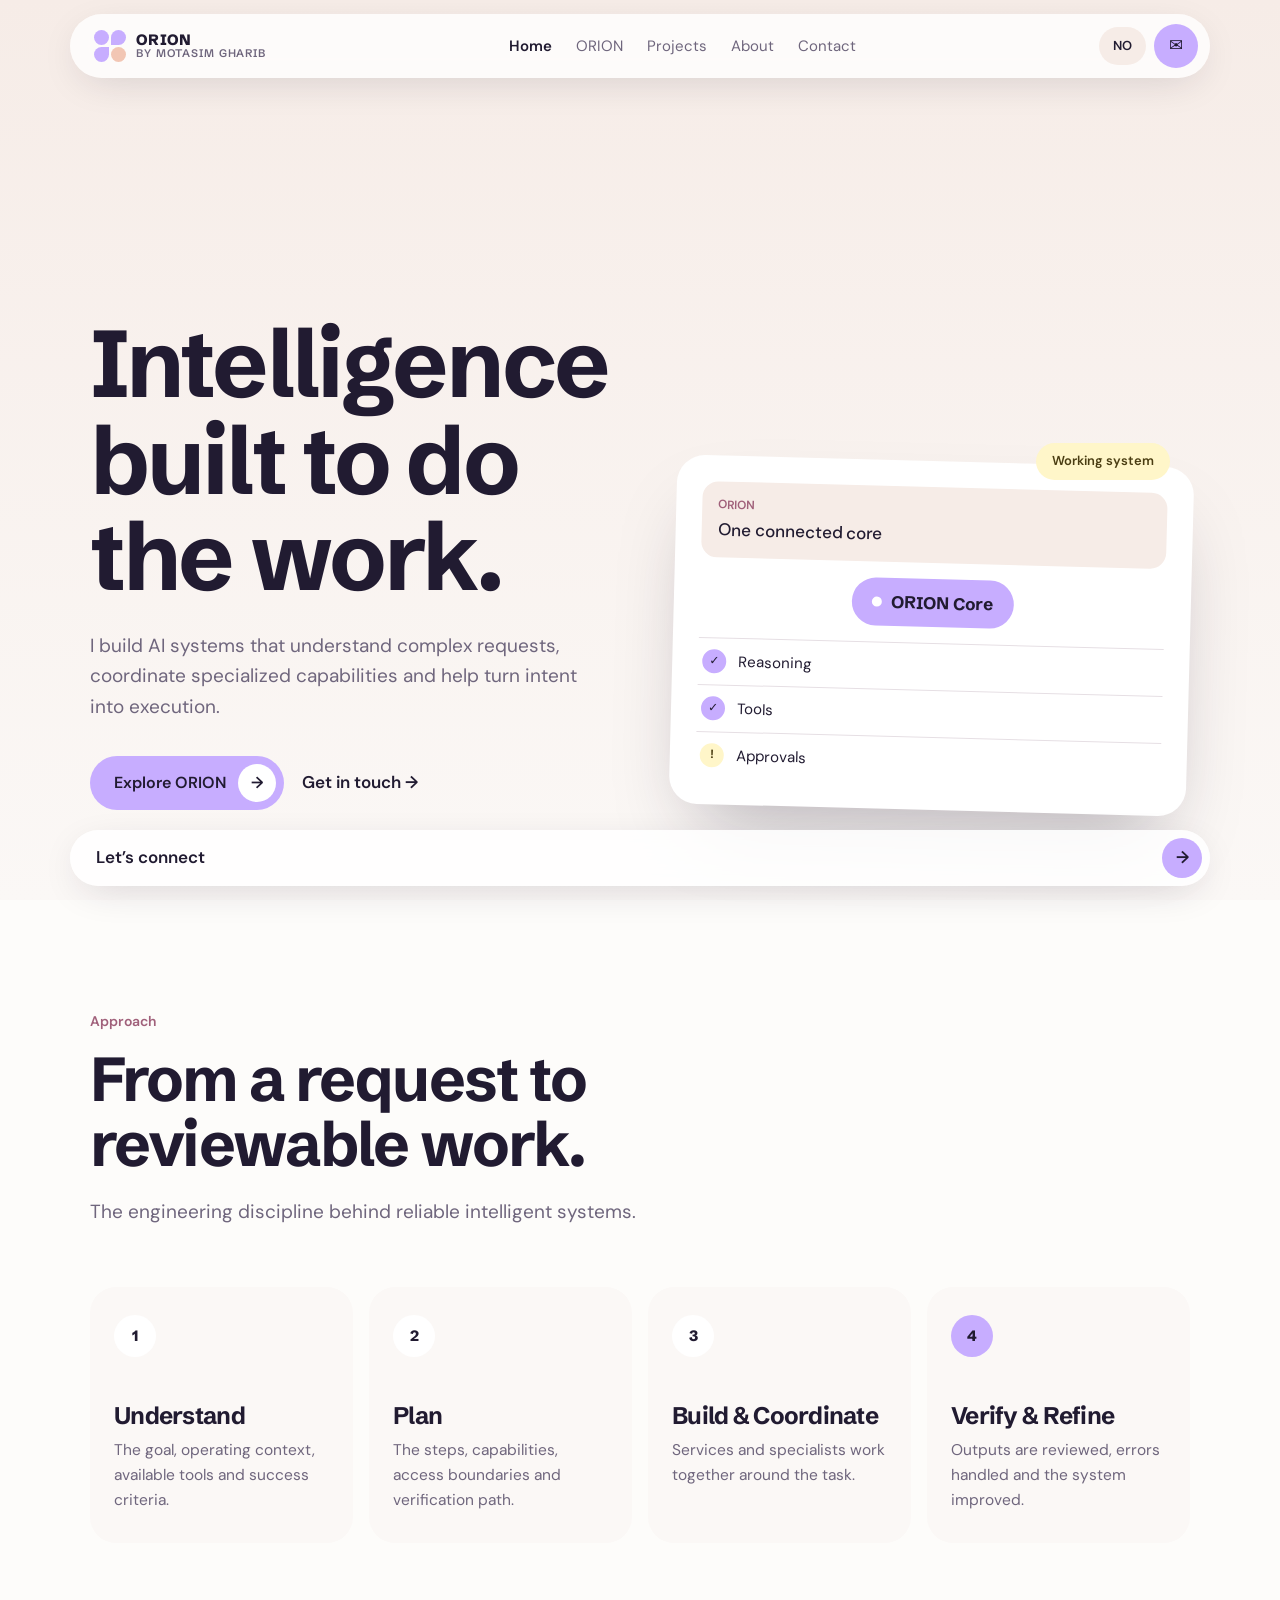
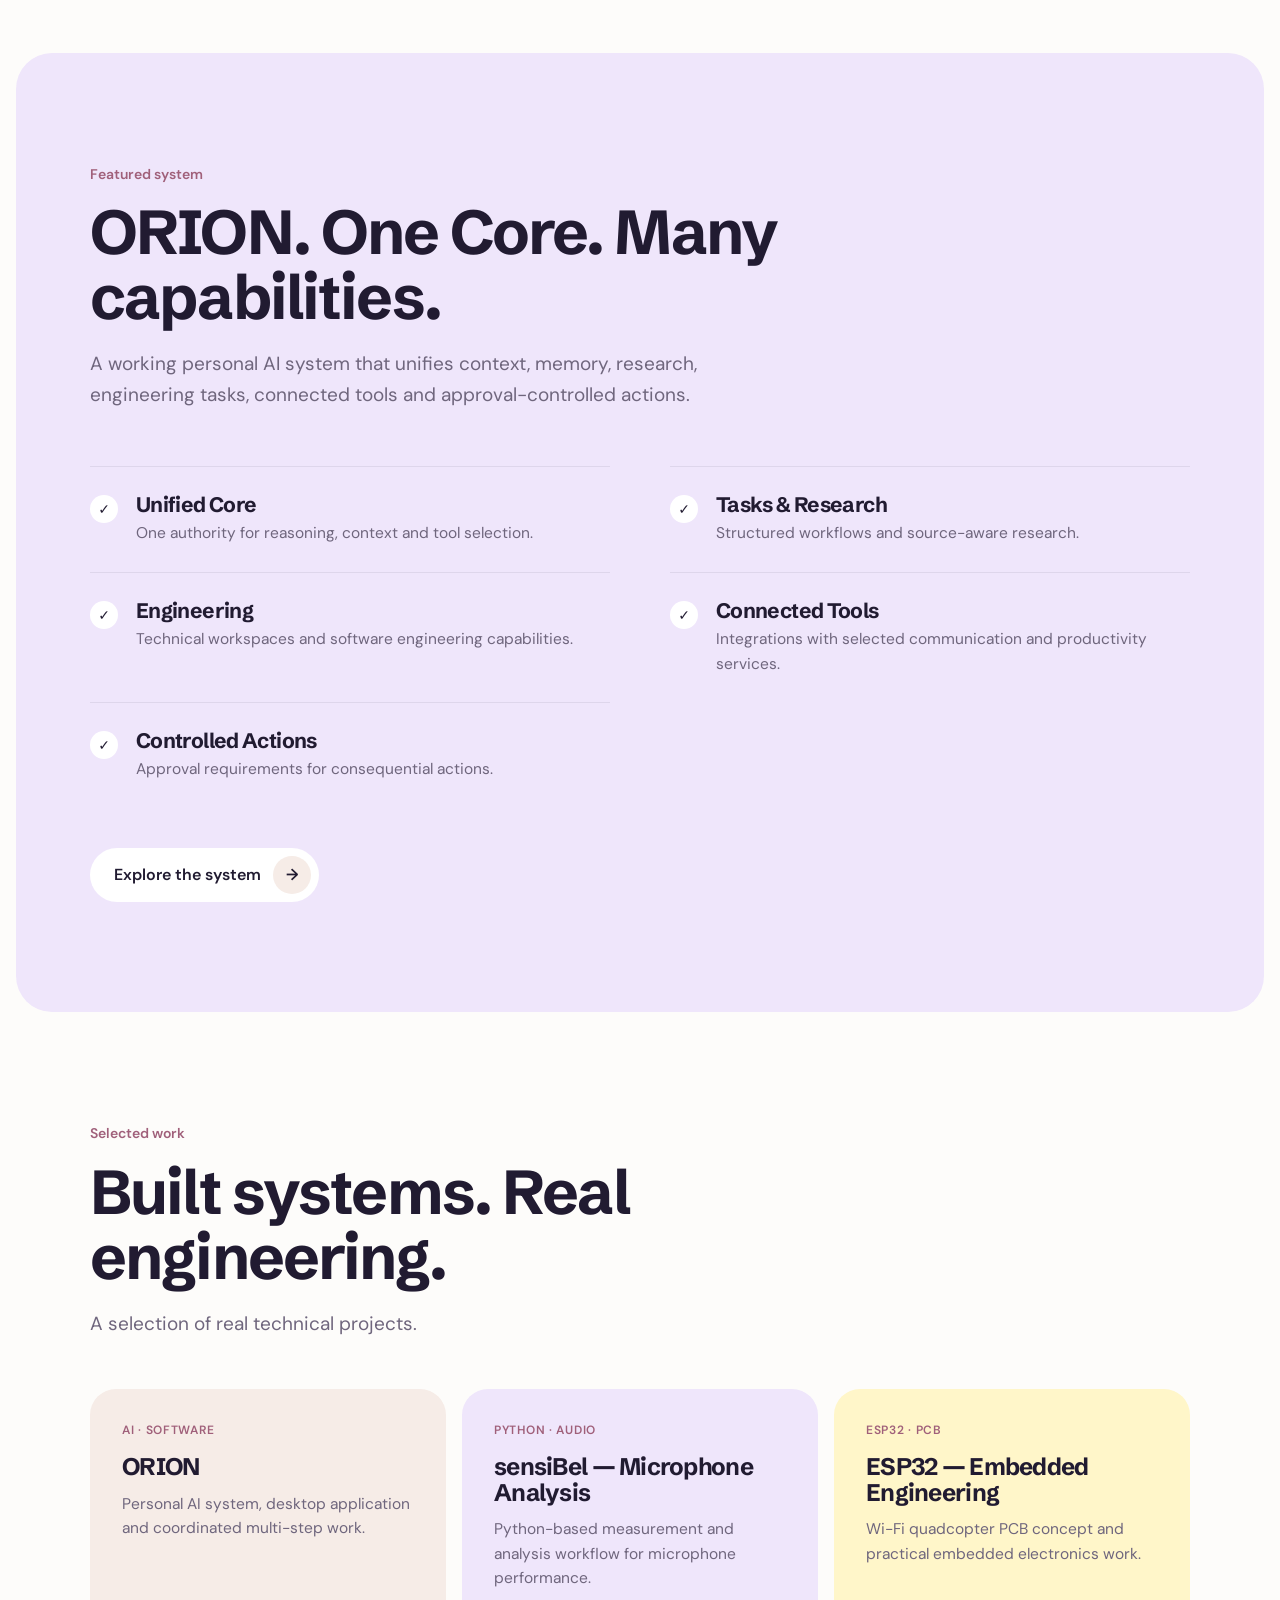
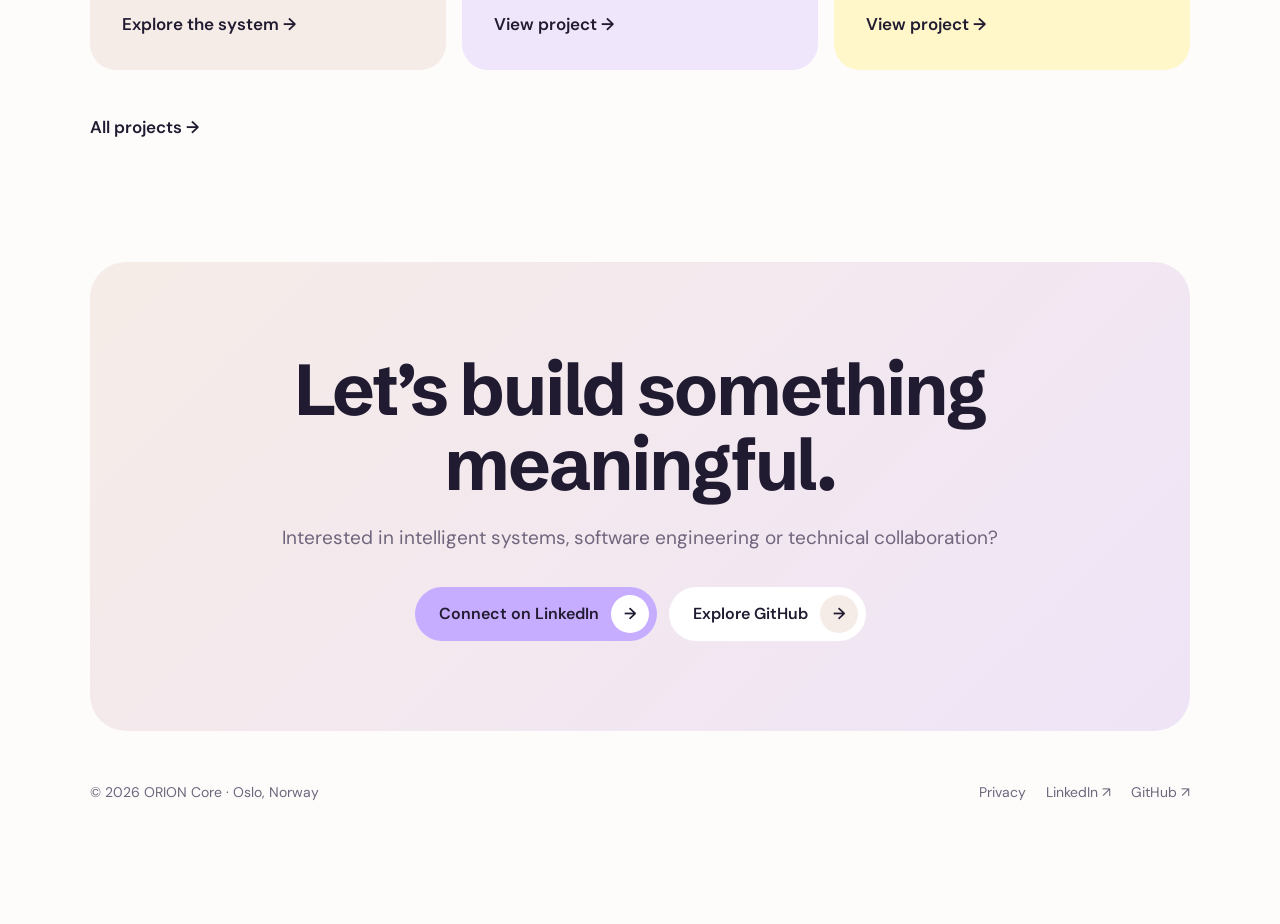
<file: index.html>
<!doctype html>
<html lang="en">
<head>
<meta charset="utf-8">
<meta name="viewport" content="width=device-width, initial-scale=1">
<meta name="description" content="I build AI systems that understand complex requests, coordinate specialized capabilities and help turn intent into execution.">
<title>ORION Core — Intelligence built to do the work</title>
<link rel="icon" type="image/svg+xml" href="assets/images/favicon.svg">
<link rel="preconnect" href="https://fonts.googleapis.com"><link rel="preconnect" href="https://fonts.gstatic.com" crossorigin>
<link href="https://fonts.googleapis.com/css2?family=DM+Sans:wght@400;500;600&family=Schibsted+Grotesk:wght@600;700;800&display=swap" rel="stylesheet">
<link rel="stylesheet" href="assets/css/site.css">
</head>
<body>
<a class="skip" href="#main">Skip to content</a>
<nav class="top" aria-label="Primary"><div class="pill">
  <a class="logo" href="index.html"><span class="mark" aria-hidden="true"><i></i><i></i><i></i><i></i></span><span>ORION<small>BY MOTASIM GHARIB</small></span></a>
  <ul class="links" id="nav-links"><li><a href="index.html" aria-current="page">Home</a></li><li><a href="orion/index.html">ORION</a></li><li><a href="projects/index.html">Projects</a></li><li><a href="about/index.html">About</a></li><li><a href="contact/index.html">Contact</a></li></ul>
  <div class="actions">
    <a class="lang" href="no/index.html" aria-label="Les på norsk">NO</a>
    <a class="round" href="contact/index.html" aria-label="Contact">✉</a>
    <button class="round menu" aria-expanded="false" aria-controls="nav-links" aria-label="Menu">☰</button>
  </div>
</div></nav>
<main id="main">
<header class="hero"><div class="wrap">
  <div>
    <h1 id="hl">Intelligence built to do the work.</h1>
    <p>I build AI systems that understand complex requests, coordinate specialized capabilities and help turn intent into execution.</p>
    <a class="btn main" href="orion/index.html">Explore ORION <span class="a">→</span></a><a class="link" href="contact/index.html">Get in touch →</a>
  </div>
  <div class="visual" aria-hidden="true">
    <span class="chip">Working system</span>
    <div class="board">
      <div class="in"><span class="lbl">ORION</span>One connected core</div>
      <div class="core"><span></span>ORION Core</div>
      <ul class="tasks"><li><i class="ok">✓</i>Reasoning</li><li><i class="ok">✓</i>Tools</li><li><i class="wait">!</i>Approvals</li></ul>
    </div>
  </div>
</div></header>
<section><div class="wrap">
  <div class="eyebrow rv">Approach</div>
  <h2 class="h2 rv">From a request to reviewable work.</h2>
  <p class="lead rv">The engineering discipline behind reliable intelligent systems.</p>
  <div class="steps"><div class="step rv"><div class="n">1</div><h3>Understand</h3><p>The goal, operating context, available tools and success criteria.</p></div><div class="step rv"><div class="n">2</div><h3>Plan</h3><p>The steps, capabilities, access boundaries and verification path.</p></div><div class="step rv"><div class="n">3</div><h3>Build &amp; Coordinate</h3><p>Services and specialists work together around the task.</p></div><div class="step rv"><div class="n">4</div><h3>Verify &amp; Refine</h3><p>Outputs are reviewed, errors handled and the system improved.</p></div></div>
</div></section>
<div class="night"><div class="wrap">
  <div class="eyebrow rv">Featured system</div>
  <h2 class="h2 rv">ORION. One Core. Many capabilities.</h2>
  <p class="lead rv">A working personal AI system that unifies context, memory, research, engineering tasks, connected tools and approval-controlled actions.</p>
  <div class="ideas"><div class="idea rv"><span class="ck">✓</span><div><h3>Unified Core</h3><p>One authority for reasoning, context and tool selection.</p></div></div><div class="idea rv"><span class="ck">✓</span><div><h3>Tasks &amp; Research</h3><p>Structured workflows and source-aware research.</p></div></div><div class="idea rv"><span class="ck">✓</span><div><h3>Engineering</h3><p>Technical workspaces and software engineering capabilities.</p></div></div><div class="idea rv"><span class="ck">✓</span><div><h3>Connected Tools</h3><p>Integrations with selected communication and productivity services.</p></div></div><div class="idea rv"><span class="ck">✓</span><div><h3>Controlled Actions</h3><p>Approval requirements for consequential actions.</p></div></div></div>
  <p style="margin-top:40px"><a class="btn soft rv" href="orion/index.html">Explore the system <span class="a">→</span></a></p>
</div></div>
<section><div class="wrap">
  <div class="eyebrow rv">Selected work</div>
  <h2 class="h2 rv">Built systems. Real engineering.</h2>
  <p class="lead rv">A selection of real technical projects.</p>
  <div class="cards"><a class="card rv" href="orion/"><div class="tag">AI · SOFTWARE</div><h3>ORION</h3><p>Personal AI system, desktop application and coordinated multi-step work.</p><span class="more">Explore the system →</span></a><a class="card rv" href="projects/#microphone"><div class="tag">PYTHON · AUDIO</div><h3>sensiBel — Microphone Analysis</h3><p>Python-based measurement and analysis workflow for microphone performance.</p><span class="more">View project →</span></a><a class="card rv" href="projects/#esp32"><div class="tag">ESP32 · PCB</div><h3>ESP32 — Embedded Engineering</h3><p>Wi-Fi quadcopter PCB concept and practical embedded electronics work.</p><span class="more">View project →</span></a></div>
  <p style="margin-top:34px"><a class="link" style="margin:0" href="projects/index.html">All projects →</a></p>
</div></section>
</main>
<div class="wrap">
  <div class="cta rv">
    <h2>Let’s build something meaningful.</h2>
    <p>Interested in intelligent systems, software engineering or technical collaboration?</p>
    <div class="row">
      <a class="btn main" href="https://www.linkedin.com/in/motasim-gharib/" target="_blank" rel="noopener noreferrer">Connect on LinkedIn <span class="a">→</span></a>
      <a class="btn soft" href="https://github.com/Motasim-1" target="_blank" rel="noopener noreferrer">Explore GitHub <span class="a">→</span></a>
    </div>
  </div>
  <footer class="foot"><span>© 2026 ORION Core · Oslo, Norway</span><nav aria-label="Footer"><a href="privacy/index.html">Privacy</a><a href="https://www.linkedin.com/in/motasim-gharib/" target="_blank" rel="noopener noreferrer">LinkedIn ↗</a><a href="https://github.com/Motasim-1" target="_blank" rel="noopener noreferrer">GitHub ↗</a></nav></footer>
</div>
<div class="sticky"><a href="contact/index.html"><span>Let’s connect</span><span class="a">→</span></a></div>
<script src="assets/js/site.js" defer></script>
</body>
</html>
</file>
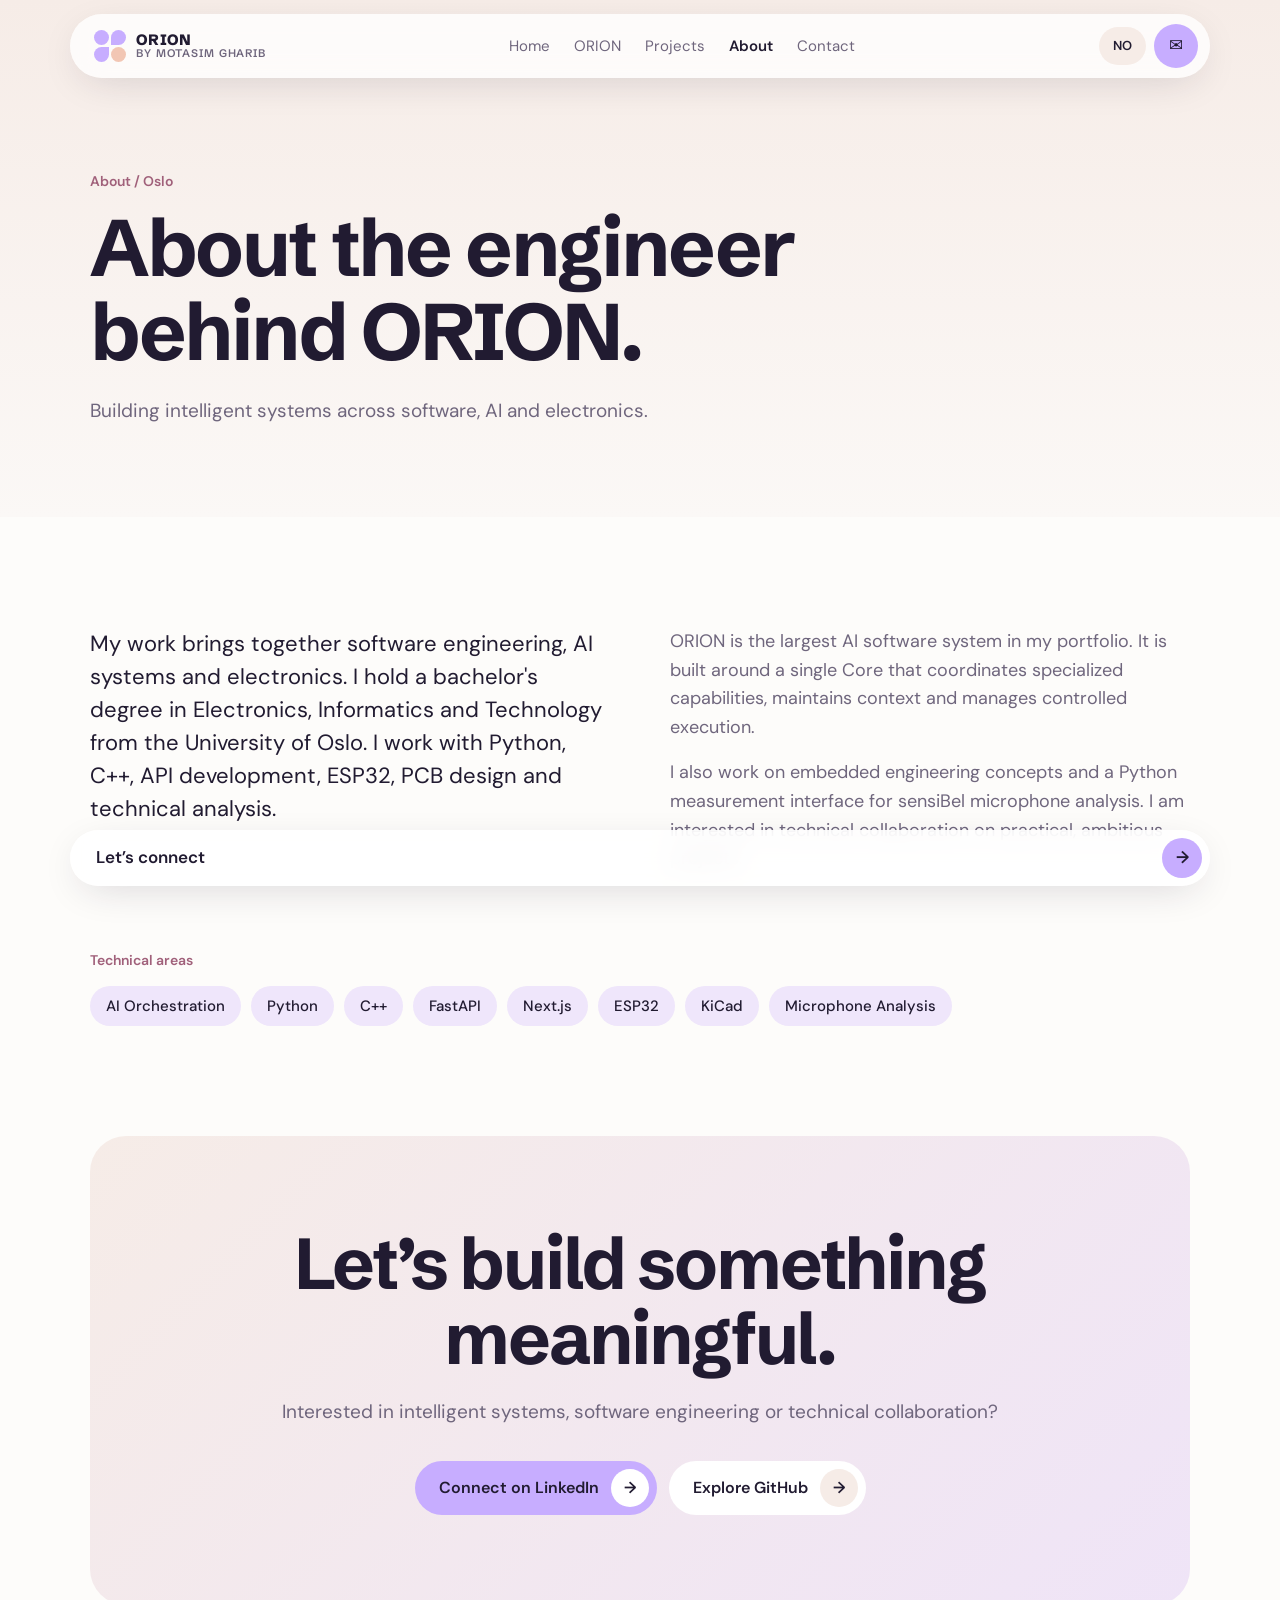
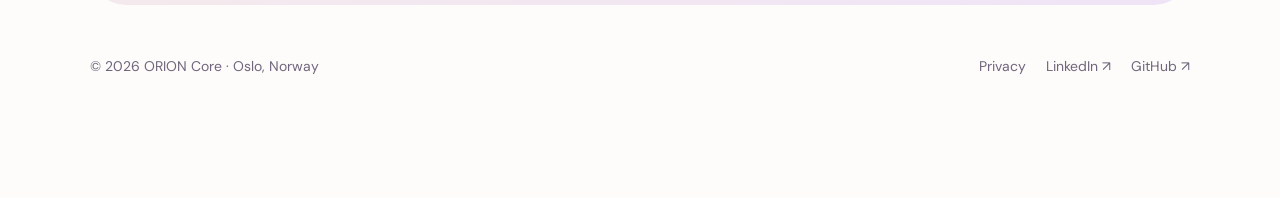
<file: about/index.html>
<!doctype html>
<html lang="en">
<head>
<meta charset="utf-8">
<meta name="viewport" content="width=device-width, initial-scale=1">
<meta name="description" content="Building intelligent systems across software, AI and electronics.">
<title>About | ORION Core</title>
<link rel="icon" type="image/svg+xml" href="../assets/images/favicon.svg">
<link rel="preconnect" href="https://fonts.googleapis.com"><link rel="preconnect" href="https://fonts.gstatic.com" crossorigin>
<link href="https://fonts.googleapis.com/css2?family=DM+Sans:wght@400;500;600&family=Schibsted+Grotesk:wght@600;700;800&display=swap" rel="stylesheet">
<link rel="stylesheet" href="../assets/css/site.css">
</head>
<body>
<a class="skip" href="#main">Skip to content</a>
<nav class="top" aria-label="Primary"><div class="pill">
  <a class="logo" href="../index.html"><span class="mark" aria-hidden="true"><i></i><i></i><i></i><i></i></span><span>ORION<small>BY MOTASIM GHARIB</small></span></a>
  <ul class="links" id="nav-links"><li><a href="../index.html">Home</a></li><li><a href="../orion/index.html">ORION</a></li><li><a href="../projects/index.html">Projects</a></li><li><a href="../about/index.html" aria-current="page">About</a></li><li><a href="../contact/index.html">Contact</a></li></ul>
  <div class="actions">
    <a class="lang" href="../no/about/index.html" aria-label="Les på norsk">NO</a>
    <a class="round" href="../contact/index.html" aria-label="Contact">✉</a>
    <button class="round menu" aria-expanded="false" aria-controls="nav-links" aria-label="Menu">☰</button>
  </div>
</div></nav>
<main id="main">
<header class="phero"><div class="wrap"><div class="eyebrow">About / Oslo</div><h1>About the engineer behind ORION.</h1><p>Building intelligent systems across software, AI and electronics.</p></div></header><section><div class="wrap"><div class="split rv"><p style="color:var(--ink);font-size:22px;line-height:1.5">My work brings together software engineering, AI systems and electronics. I hold a bachelor's degree in Electronics, Informatics and Technology from the University of Oslo. I work with Python, C++, API development, ESP32, PCB design and technical analysis.</p><div class="prose"><p>ORION is the largest AI software system in my portfolio. It is built around a single Core that coordinates specialized capabilities, maintains context and manages controlled execution.</p><p>I also work on embedded engineering concepts and a Python measurement interface for sensiBel microphone analysis. I am interested in technical collaboration on practical, ambitious projects.</p></div></div><div class="rv" style="margin-top:60px"><div class="eyebrow">Technical areas</div><div class="chips"><span>AI Orchestration</span><span>Python</span><span>C++</span><span>FastAPI</span><span>Next.js</span><span>ESP32</span><span>KiCad</span><span>Microphone Analysis</span></div></div></div></section>
</main>
<div class="wrap">
  <div class="cta rv">
    <h2>Let’s build something meaningful.</h2>
    <p>Interested in intelligent systems, software engineering or technical collaboration?</p>
    <div class="row">
      <a class="btn main" href="https://www.linkedin.com/in/motasim-gharib/" target="_blank" rel="noopener noreferrer">Connect on LinkedIn <span class="a">→</span></a>
      <a class="btn soft" href="https://github.com/Motasim-1" target="_blank" rel="noopener noreferrer">Explore GitHub <span class="a">→</span></a>
    </div>
  </div>
  <footer class="foot"><span>© 2026 ORION Core · Oslo, Norway</span><nav aria-label="Footer"><a href="../privacy/index.html">Privacy</a><a href="https://www.linkedin.com/in/motasim-gharib/" target="_blank" rel="noopener noreferrer">LinkedIn ↗</a><a href="https://github.com/Motasim-1" target="_blank" rel="noopener noreferrer">GitHub ↗</a></nav></footer>
</div>
<div class="sticky"><a href="../contact/index.html"><span>Let’s connect</span><span class="a">→</span></a></div>
<script src="../assets/js/site.js" defer></script>
</body>
</html>
</file>
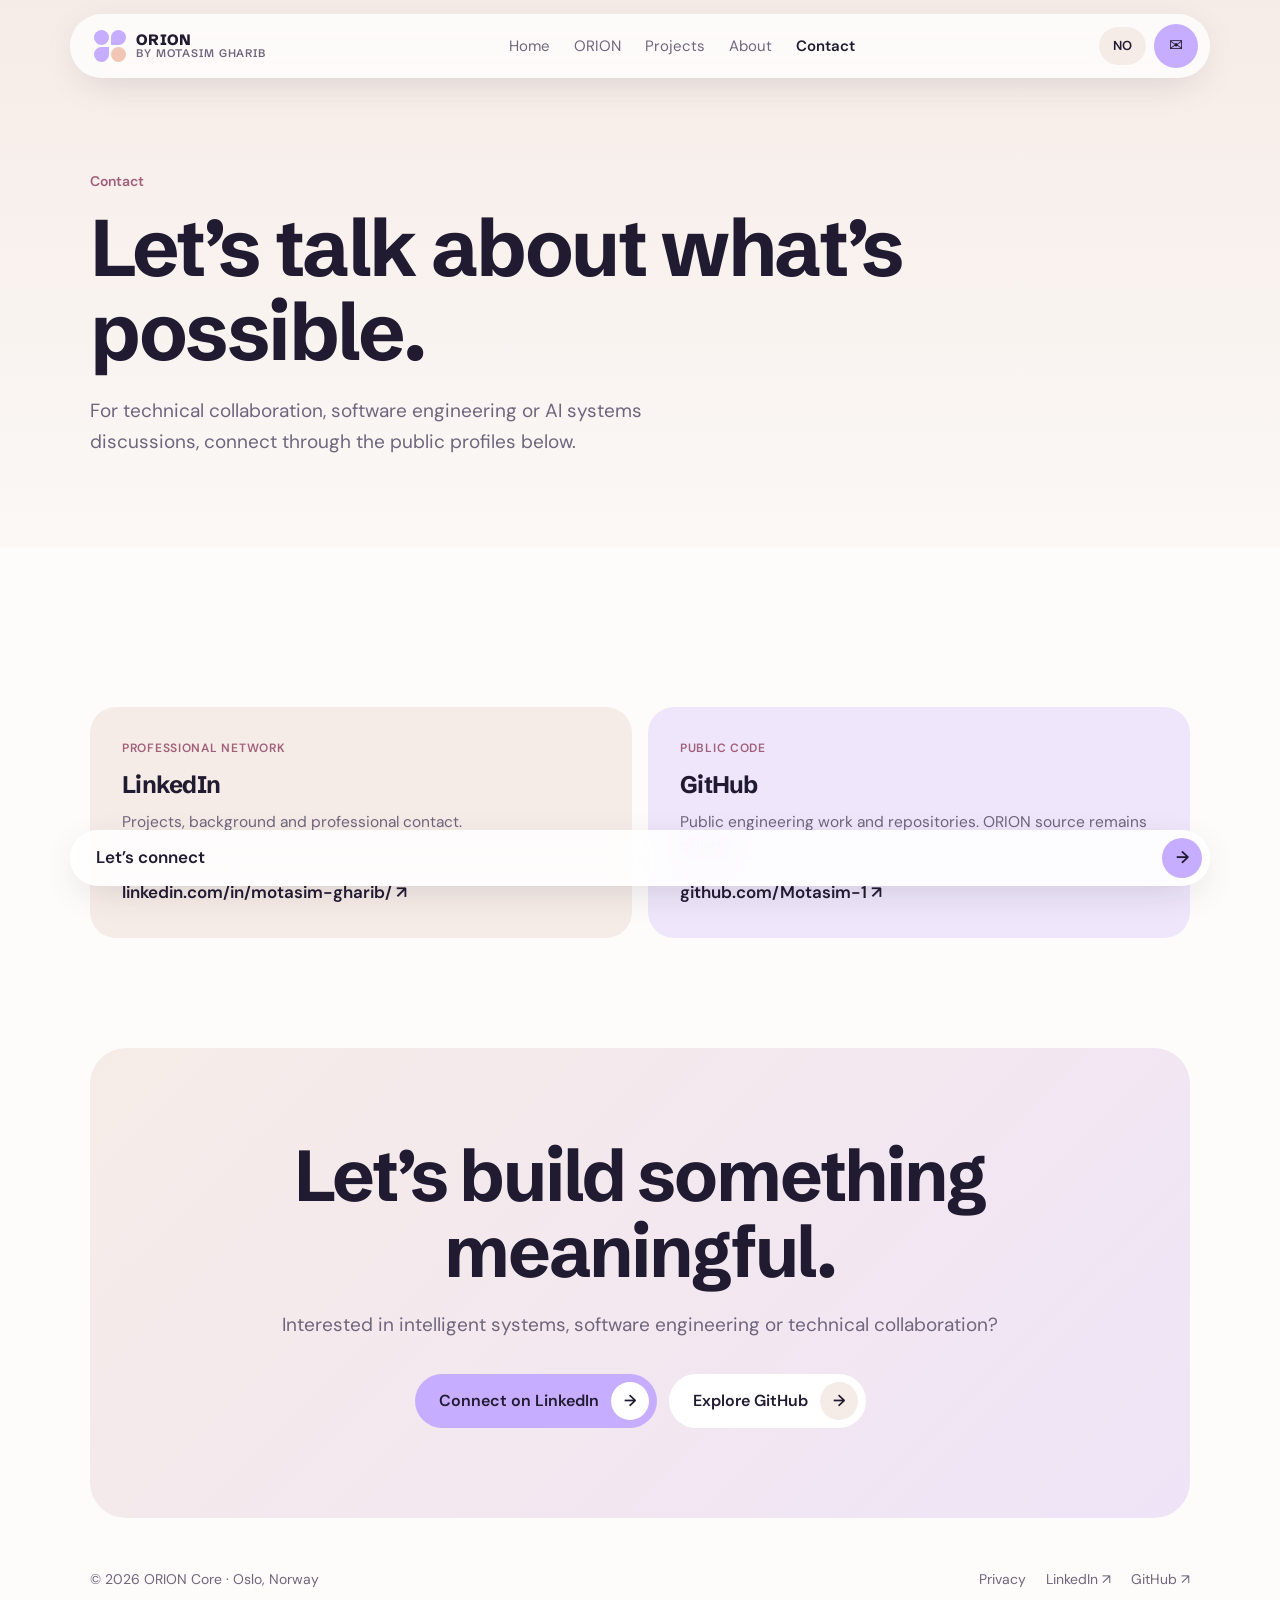
<file: contact/index.html>
<!doctype html>
<html lang="en">
<head>
<meta charset="utf-8">
<meta name="viewport" content="width=device-width, initial-scale=1">
<meta name="description" content="For technical collaboration, software engineering or AI systems discussions, connect through the public profiles below.">
<title>Contact | ORION Core</title>
<link rel="icon" type="image/svg+xml" href="../assets/images/favicon.svg">
<link rel="preconnect" href="https://fonts.googleapis.com"><link rel="preconnect" href="https://fonts.gstatic.com" crossorigin>
<link href="https://fonts.googleapis.com/css2?family=DM+Sans:wght@400;500;600&family=Schibsted+Grotesk:wght@600;700;800&display=swap" rel="stylesheet">
<link rel="stylesheet" href="../assets/css/site.css">
</head>
<body>
<a class="skip" href="#main">Skip to content</a>
<nav class="top" aria-label="Primary"><div class="pill">
  <a class="logo" href="../index.html"><span class="mark" aria-hidden="true"><i></i><i></i><i></i><i></i></span><span>ORION<small>BY MOTASIM GHARIB</small></span></a>
  <ul class="links" id="nav-links"><li><a href="../index.html">Home</a></li><li><a href="../orion/index.html">ORION</a></li><li><a href="../projects/index.html">Projects</a></li><li><a href="../about/index.html">About</a></li><li><a href="../contact/index.html" aria-current="page">Contact</a></li></ul>
  <div class="actions">
    <a class="lang" href="../no/contact/index.html" aria-label="Les på norsk">NO</a>
    <a class="round" href="../contact/index.html" aria-label="Contact">✉</a>
    <button class="round menu" aria-expanded="false" aria-controls="nav-links" aria-label="Menu">☰</button>
  </div>
</div></nav>
<main id="main">
<header class="phero"><div class="wrap"><div class="eyebrow">Contact</div><h1>Let’s talk about what’s possible.</h1><p>For technical collaboration, software engineering or AI systems discussions, connect through the public profiles below.</p></div></header><section><div class="wrap"><div class="cards two">
<a class="card rv" href="https://www.linkedin.com/in/motasim-gharib/" target="_blank" rel="noopener noreferrer"><div class="tag">PROFESSIONAL NETWORK</div><h3>LinkedIn</h3><p>Projects, background and professional contact.</p><span class="more">linkedin.com/in/motasim-gharib/ ↗</span></a>
<a class="card rv" href="https://github.com/Motasim-1" target="_blank" rel="noopener noreferrer"><div class="tag">PUBLIC CODE</div><h3>GitHub</h3><p>Public engineering work and repositories. ORION source remains private.</p><span class="more">github.com/Motasim-1 ↗</span></a>
</div></div></section>
</main>
<div class="wrap">
  <div class="cta rv">
    <h2>Let’s build something meaningful.</h2>
    <p>Interested in intelligent systems, software engineering or technical collaboration?</p>
    <div class="row">
      <a class="btn main" href="https://www.linkedin.com/in/motasim-gharib/" target="_blank" rel="noopener noreferrer">Connect on LinkedIn <span class="a">→</span></a>
      <a class="btn soft" href="https://github.com/Motasim-1" target="_blank" rel="noopener noreferrer">Explore GitHub <span class="a">→</span></a>
    </div>
  </div>
  <footer class="foot"><span>© 2026 ORION Core · Oslo, Norway</span><nav aria-label="Footer"><a href="../privacy/index.html">Privacy</a><a href="https://www.linkedin.com/in/motasim-gharib/" target="_blank" rel="noopener noreferrer">LinkedIn ↗</a><a href="https://github.com/Motasim-1" target="_blank" rel="noopener noreferrer">GitHub ↗</a></nav></footer>
</div>
<div class="sticky"><a href="../contact/index.html"><span>Let’s connect</span><span class="a">→</span></a></div>
<script src="../assets/js/site.js" defer></script>
</body>
</html>
</file>
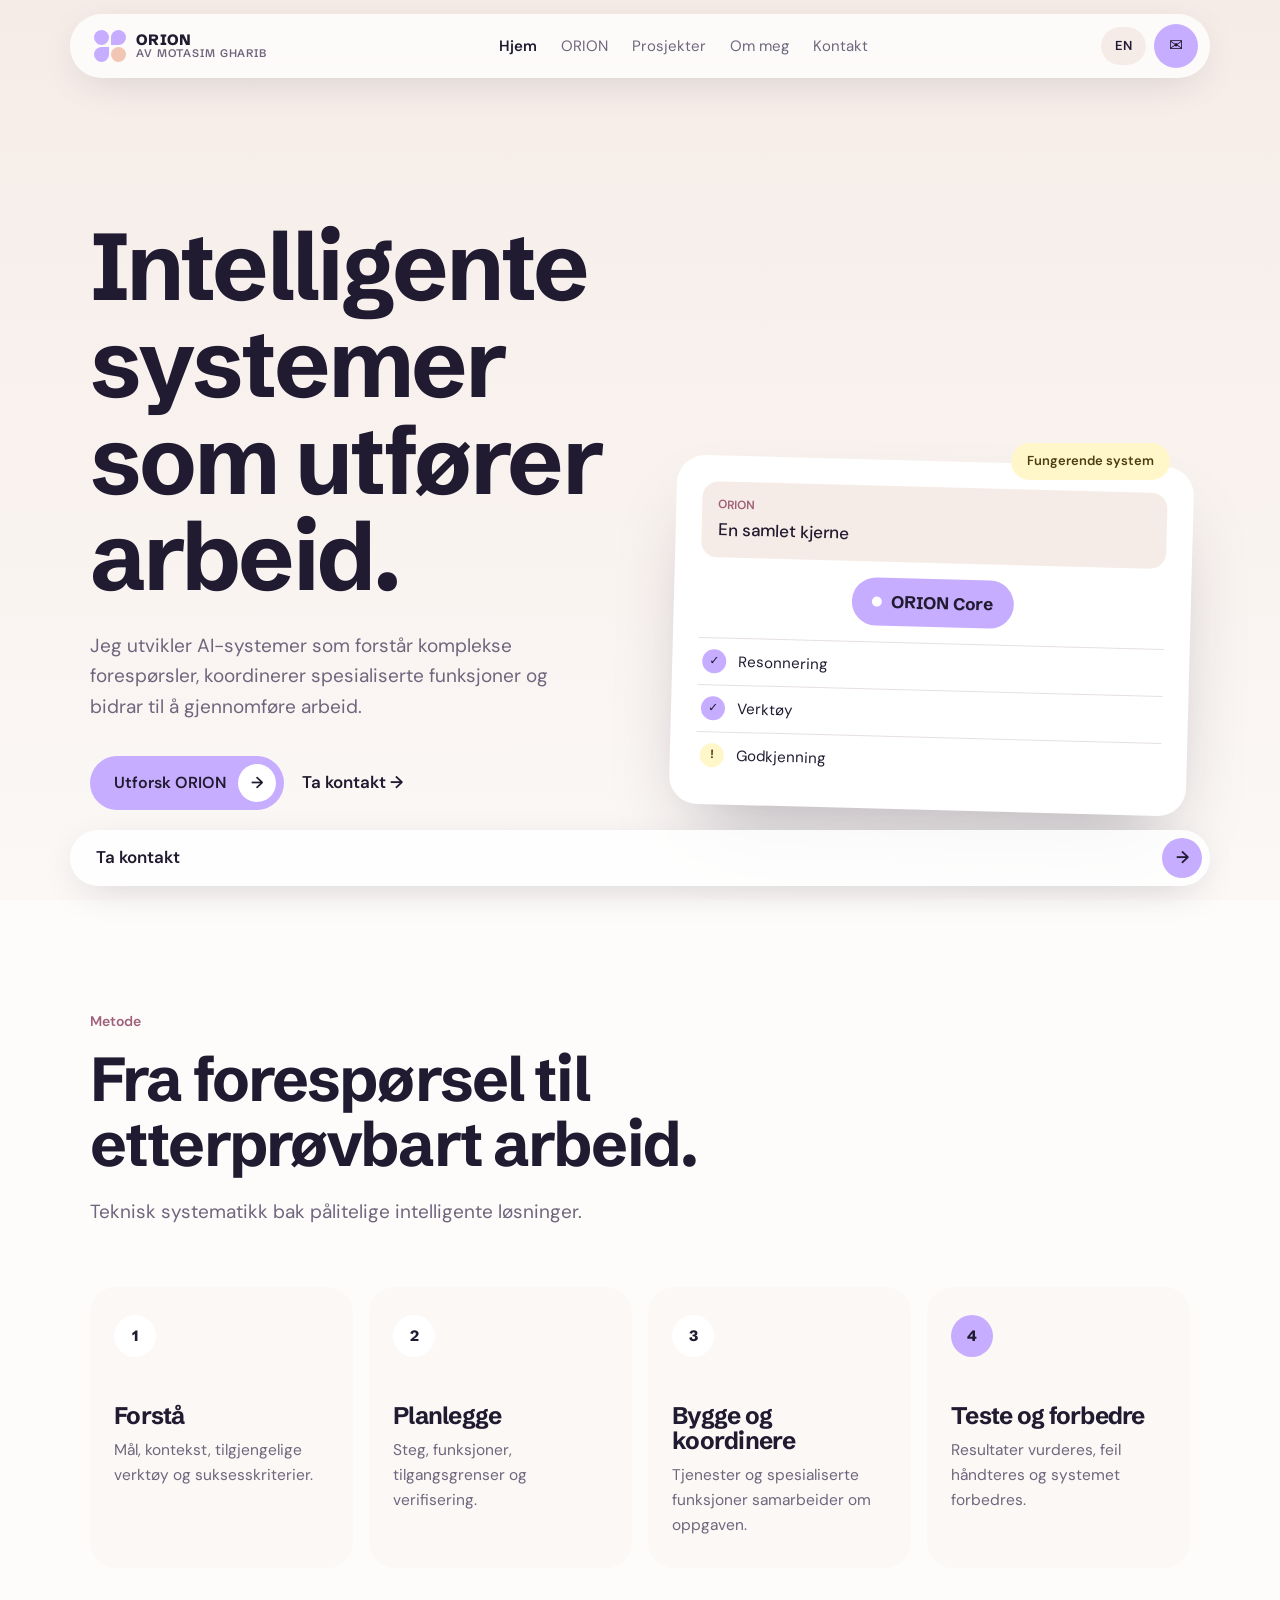
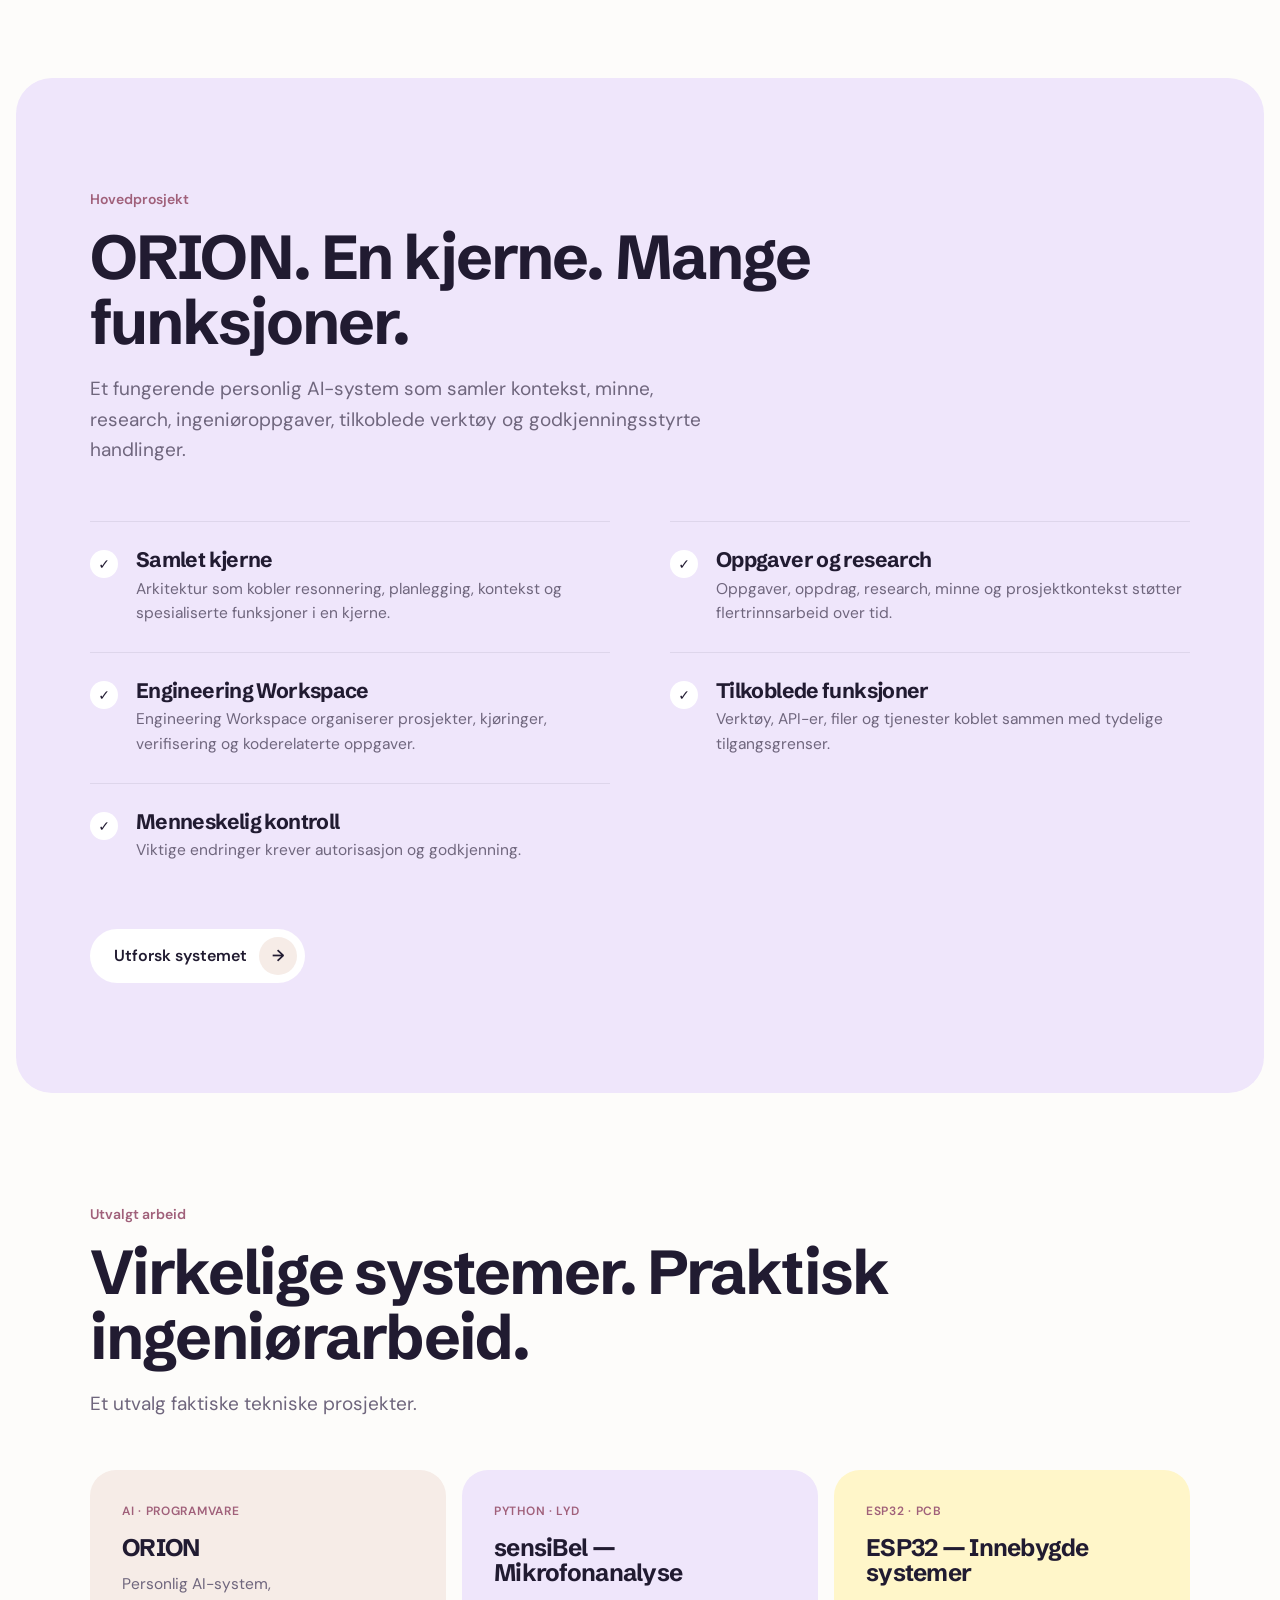
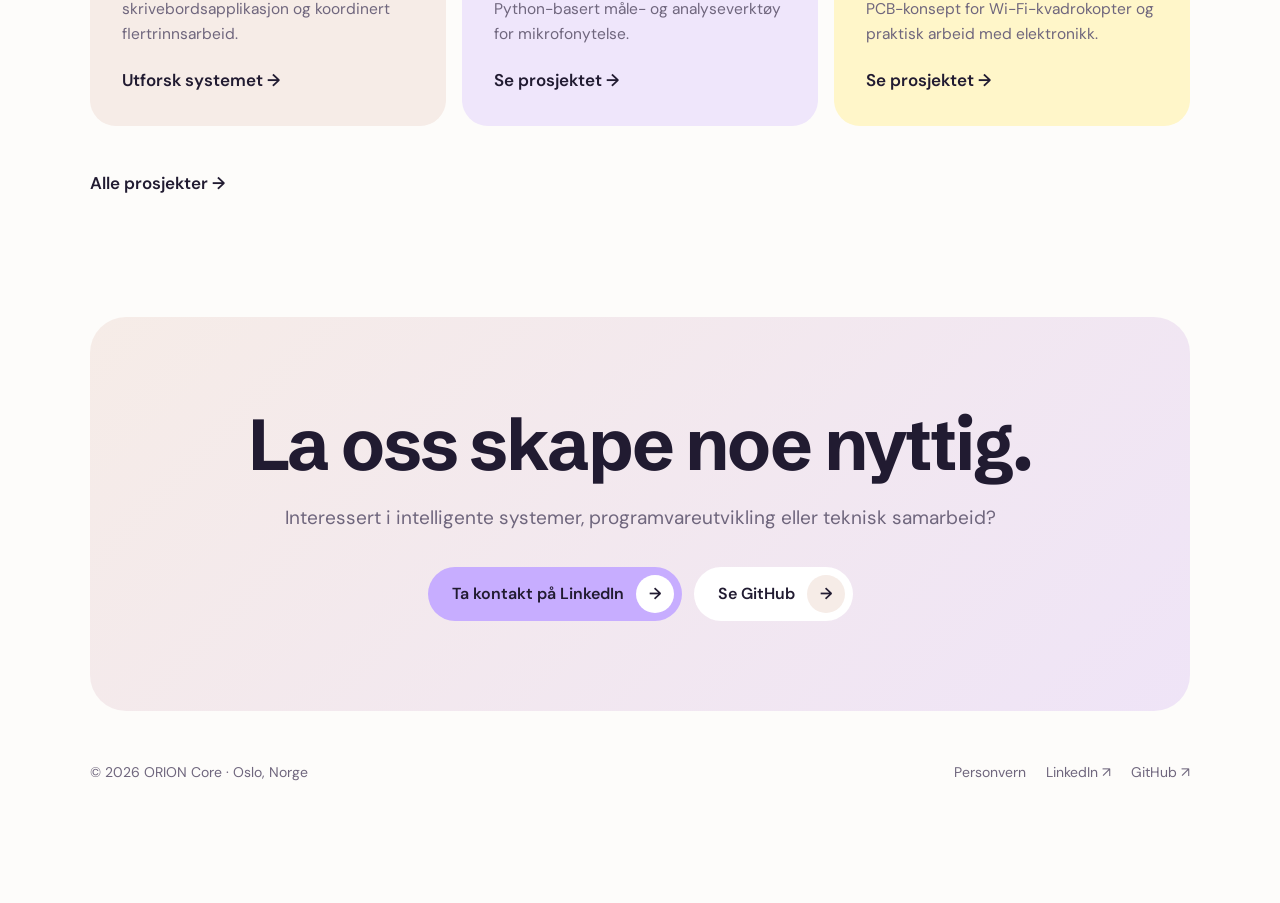
<file: no/index.html>
<!doctype html>
<html lang="nb">
<head>
<meta charset="utf-8">
<meta name="viewport" content="width=device-width, initial-scale=1">
<meta name="description" content="Jeg utvikler AI-systemer som forstår komplekse forespørsler, koordinerer spesialiserte funksjoner og bidrar til å gjennomføre arbeid.">
<title>ORION Core — Intelligente systemer som utfører arbeid</title>
<link rel="icon" type="image/svg+xml" href="../assets/images/favicon.svg">
<link rel="preconnect" href="https://fonts.googleapis.com"><link rel="preconnect" href="https://fonts.gstatic.com" crossorigin>
<link href="https://fonts.googleapis.com/css2?family=DM+Sans:wght@400;500;600&family=Schibsted+Grotesk:wght@600;700;800&display=swap" rel="stylesheet">
<link rel="stylesheet" href="../assets/css/site.css">
</head>
<body>
<a class="skip" href="#main">Gå til innhold</a>
<nav class="top" aria-label="Primary"><div class="pill">
  <a class="logo" href="../no/index.html"><span class="mark" aria-hidden="true"><i></i><i></i><i></i><i></i></span><span>ORION<small>AV MOTASIM GHARIB</small></span></a>
  <ul class="links" id="nav-links"><li><a href="../no/index.html" aria-current="page">Hjem</a></li><li><a href="../no/orion/index.html">ORION</a></li><li><a href="../no/projects/index.html">Prosjekter</a></li><li><a href="../no/about/index.html">Om meg</a></li><li><a href="../no/contact/index.html">Kontakt</a></li></ul>
  <div class="actions">
    <a class="lang" href="../index.html" aria-label="Read in English">EN</a>
    <a class="round" href="../no/contact/index.html" aria-label="Kontakt">✉</a>
    <button class="round menu" aria-expanded="false" aria-controls="nav-links" aria-label="Meny">☰</button>
  </div>
</div></nav>
<main id="main">
<header class="hero"><div class="wrap">
  <div>
    <h1 id="hl">Intelligente systemer som utfører arbeid.</h1>
    <p>Jeg utvikler AI-systemer som forstår komplekse forespørsler, koordinerer spesialiserte funksjoner og bidrar til å gjennomføre arbeid.</p>
    <a class="btn main" href="../no/orion/index.html">Utforsk ORION <span class="a">→</span></a><a class="link" href="../no/contact/index.html">Ta kontakt →</a>
  </div>
  <div class="visual" aria-hidden="true">
    <span class="chip">Fungerende system</span>
    <div class="board">
      <div class="in"><span class="lbl">ORION</span>En samlet kjerne</div>
      <div class="core"><span></span>ORION Core</div>
      <ul class="tasks"><li><i class="ok">✓</i>Resonnering</li><li><i class="ok">✓</i>Verktøy</li><li><i class="wait">!</i>Godkjenning</li></ul>
    </div>
  </div>
</div></header>
<section><div class="wrap">
  <div class="eyebrow rv">Metode</div>
  <h2 class="h2 rv">Fra forespørsel til etterprøvbart arbeid.</h2>
  <p class="lead rv">Teknisk systematikk bak pålitelige intelligente løsninger.</p>
  <div class="steps"><div class="step rv"><div class="n">1</div><h3>Forstå</h3><p>Mål, kontekst, tilgjengelige verktøy og suksesskriterier.</p></div><div class="step rv"><div class="n">2</div><h3>Planlegge</h3><p>Steg, funksjoner, tilgangsgrenser og verifisering.</p></div><div class="step rv"><div class="n">3</div><h3>Bygge og koordinere</h3><p>Tjenester og spesialiserte funksjoner samarbeider om oppgaven.</p></div><div class="step rv"><div class="n">4</div><h3>Teste og forbedre</h3><p>Resultater vurderes, feil håndteres og systemet forbedres.</p></div></div>
</div></section>
<div class="night"><div class="wrap">
  <div class="eyebrow rv">Hovedprosjekt</div>
  <h2 class="h2 rv">ORION. En kjerne. Mange funksjoner.</h2>
  <p class="lead rv">Et fungerende personlig AI-system som samler kontekst, minne, research, ingeniøroppgaver, tilkoblede verktøy og godkjenningsstyrte handlinger.</p>
  <div class="ideas"><div class="idea rv"><span class="ck">✓</span><div><h3>Samlet kjerne</h3><p>Arkitektur som kobler resonnering, planlegging, kontekst og spesialiserte funksjoner i en kjerne.</p></div></div><div class="idea rv"><span class="ck">✓</span><div><h3>Oppgaver og research</h3><p>Oppgaver, oppdrag, research, minne og prosjektkontekst støtter flertrinnsarbeid over tid.</p></div></div><div class="idea rv"><span class="ck">✓</span><div><h3>Engineering Workspace</h3><p>Engineering Workspace organiserer prosjekter, kjøringer, verifisering og koderelaterte oppgaver.</p></div></div><div class="idea rv"><span class="ck">✓</span><div><h3>Tilkoblede funksjoner</h3><p>Verktøy, API-er, filer og tjenester koblet sammen med tydelige tilgangsgrenser.</p></div></div><div class="idea rv"><span class="ck">✓</span><div><h3>Menneskelig kontroll</h3><p>Viktige endringer krever autorisasjon og godkjenning.</p></div></div></div>
  <p style="margin-top:40px"><a class="btn soft rv" href="../no/orion/index.html">Utforsk systemet <span class="a">→</span></a></p>
</div></div>
<section><div class="wrap">
  <div class="eyebrow rv">Utvalgt arbeid</div>
  <h2 class="h2 rv">Virkelige systemer. Praktisk ingeniørarbeid.</h2>
  <p class="lead rv">Et utvalg faktiske tekniske prosjekter.</p>
  <div class="cards"><a class="card rv" href="../no/orion/"><div class="tag">AI · PROGRAMVARE</div><h3>ORION</h3><p>Personlig AI-system, skrivebordsapplikasjon og koordinert flertrinnsarbeid.</p><span class="more">Utforsk systemet →</span></a><a class="card rv" href="../no/projects/#microphone"><div class="tag">PYTHON · LYD</div><h3>sensiBel — Mikrofonanalyse</h3><p>Python-basert måle- og analyseverktøy for mikrofonytelse.</p><span class="more">Se prosjektet →</span></a><a class="card rv" href="../no/projects/#esp32"><div class="tag">ESP32 · PCB</div><h3>ESP32 — Innebygde systemer</h3><p>PCB-konsept for Wi-Fi-kvadrokopter og praktisk arbeid med elektronikk.</p><span class="more">Se prosjektet →</span></a></div>
  <p style="margin-top:34px"><a class="link" style="margin:0" href="../no/projects/index.html">Alle prosjekter →</a></p>
</div></section>
</main>
<div class="wrap">
  <div class="cta rv">
    <h2>La oss skape noe nyttig.</h2>
    <p>Interessert i intelligente systemer, programvareutvikling eller teknisk samarbeid?</p>
    <div class="row">
      <a class="btn main" href="https://www.linkedin.com/in/motasim-gharib/" target="_blank" rel="noopener noreferrer">Ta kontakt på LinkedIn <span class="a">→</span></a>
      <a class="btn soft" href="https://github.com/Motasim-1" target="_blank" rel="noopener noreferrer">Se GitHub <span class="a">→</span></a>
    </div>
  </div>
  <footer class="foot"><span>© 2026 ORION Core · Oslo, Norge</span><nav aria-label="Footer"><a href="../no/privacy/index.html">Personvern</a><a href="https://www.linkedin.com/in/motasim-gharib/" target="_blank" rel="noopener noreferrer">LinkedIn ↗</a><a href="https://github.com/Motasim-1" target="_blank" rel="noopener noreferrer">GitHub ↗</a></nav></footer>
</div>
<div class="sticky"><a href="../no/contact/index.html"><span>Ta kontakt</span><span class="a">→</span></a></div>
<script src="../assets/js/site.js" defer></script>
</body>
</html>
</file>
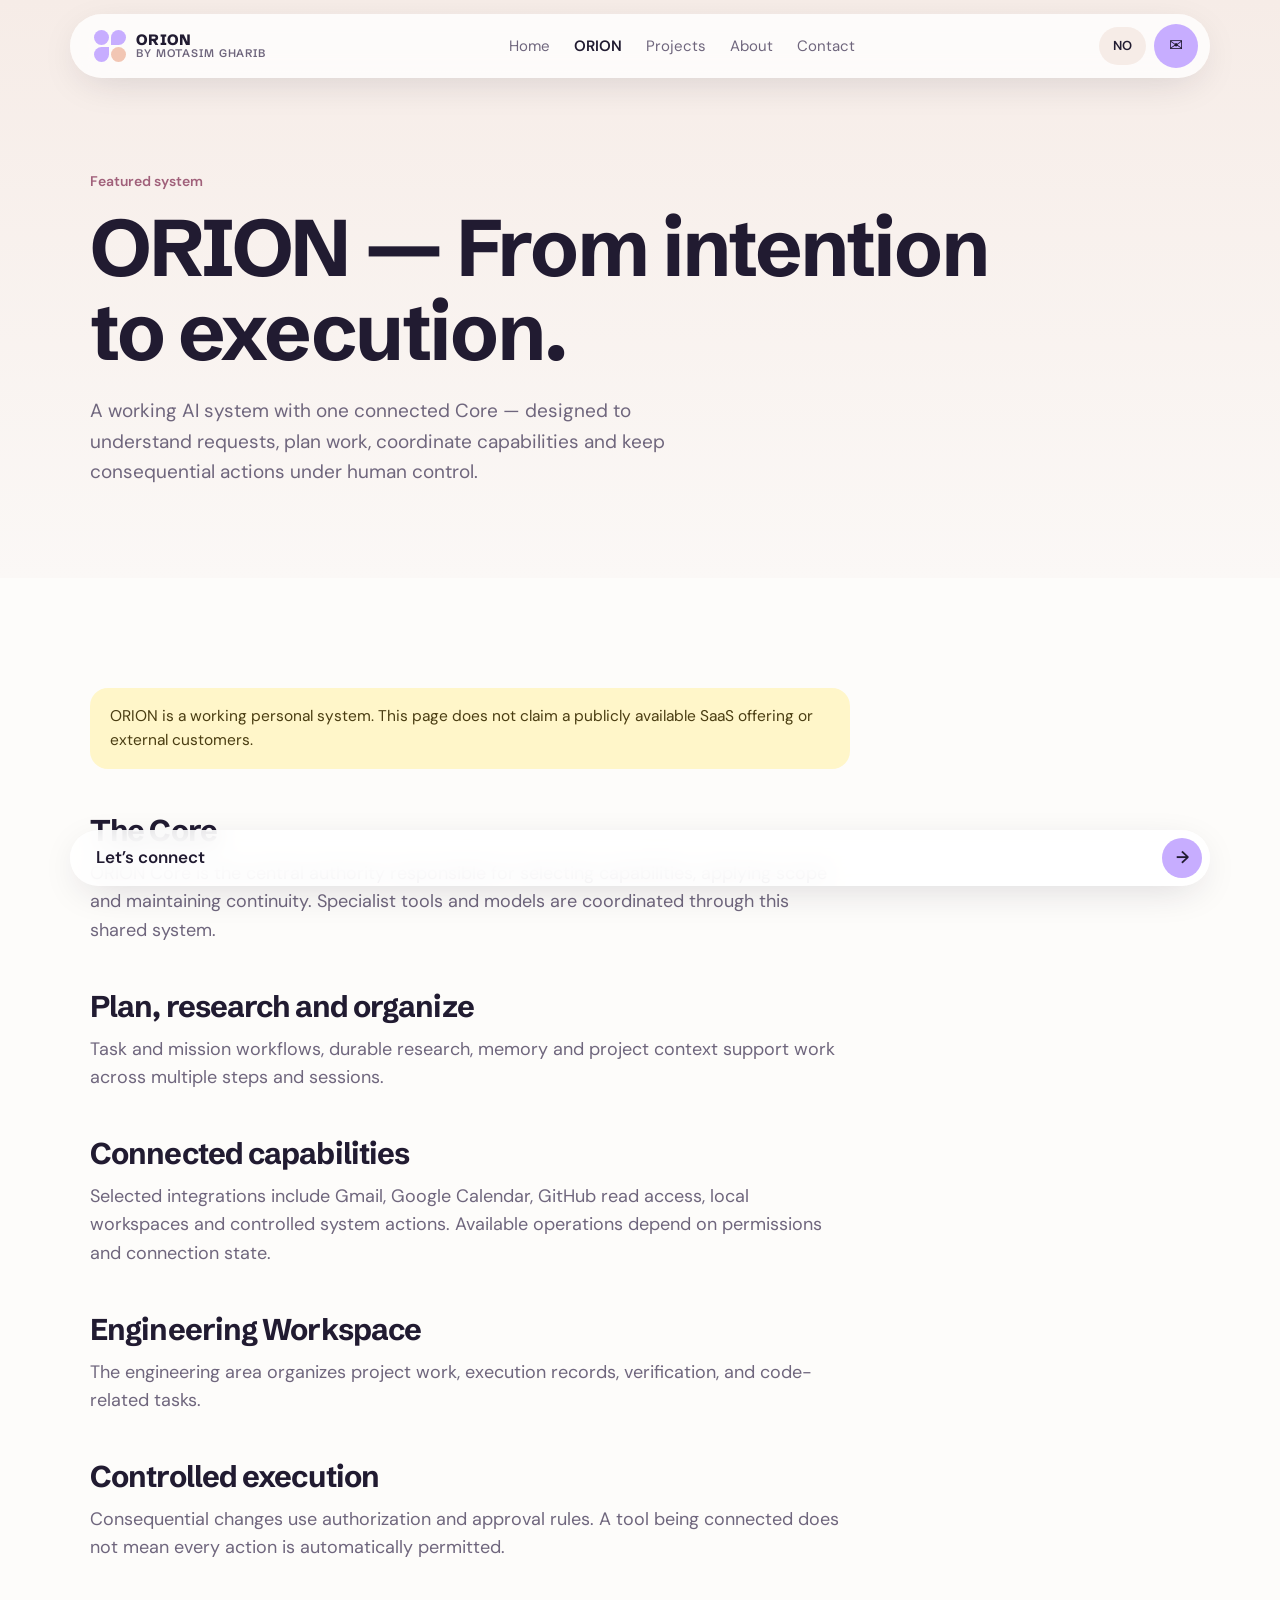
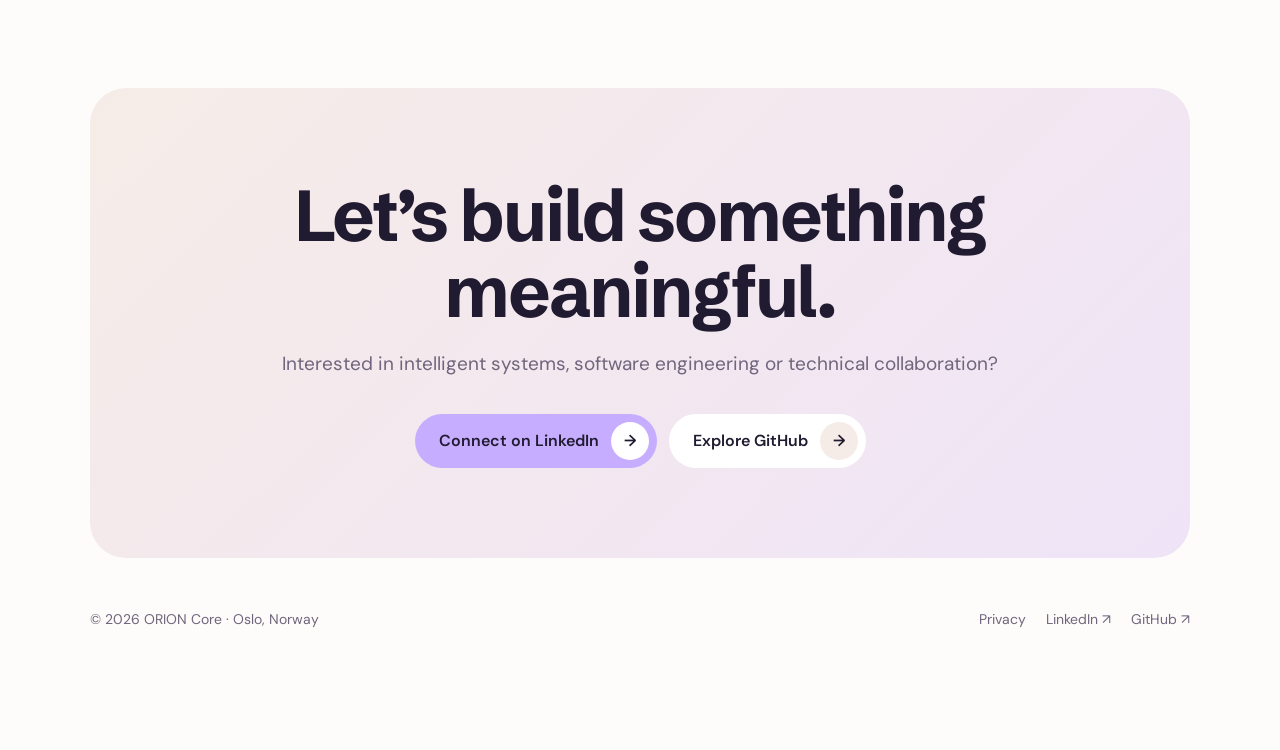
<file: orion/index.html>
<!doctype html>
<html lang="en">
<head>
<meta charset="utf-8">
<meta name="viewport" content="width=device-width, initial-scale=1">
<meta name="description" content="A working AI system with one connected Core — designed to understand requests, plan work, coordinate capabilities and keep consequential actions under human control.">
<title>ORION — From intention to execution | ORION Core</title>
<link rel="icon" type="image/svg+xml" href="../assets/images/favicon.svg">
<link rel="preconnect" href="https://fonts.googleapis.com"><link rel="preconnect" href="https://fonts.gstatic.com" crossorigin>
<link href="https://fonts.googleapis.com/css2?family=DM+Sans:wght@400;500;600&family=Schibsted+Grotesk:wght@600;700;800&display=swap" rel="stylesheet">
<link rel="stylesheet" href="../assets/css/site.css">
</head>
<body>
<a class="skip" href="#main">Skip to content</a>
<nav class="top" aria-label="Primary"><div class="pill">
  <a class="logo" href="../index.html"><span class="mark" aria-hidden="true"><i></i><i></i><i></i><i></i></span><span>ORION<small>BY MOTASIM GHARIB</small></span></a>
  <ul class="links" id="nav-links"><li><a href="../index.html">Home</a></li><li><a href="../orion/index.html" aria-current="page">ORION</a></li><li><a href="../projects/index.html">Projects</a></li><li><a href="../about/index.html">About</a></li><li><a href="../contact/index.html">Contact</a></li></ul>
  <div class="actions">
    <a class="lang" href="../no/orion/index.html" aria-label="Les på norsk">NO</a>
    <a class="round" href="../contact/index.html" aria-label="Contact">✉</a>
    <button class="round menu" aria-expanded="false" aria-controls="nav-links" aria-label="Menu">☰</button>
  </div>
</div></nav>
<main id="main">
<header class="phero"><div class="wrap"><div class="eyebrow">Featured system</div><h1>ORION — From intention to execution.</h1><p>A working AI system with one connected Core — designed to understand requests, plan work, coordinate capabilities and keep consequential actions under human control.</p></div></header><section><div class="wrap"><div class="prose rv"><div class="notice">ORION is a working personal system. This page does not claim a publicly available SaaS offering or external customers.</div><h2>The Core</h2><p>ORION Core is the central authority responsible for selecting capabilities, applying scope and maintaining continuity. Specialist tools and models are coordinated through this shared system.</p><h2>Plan, research and organize</h2><p>Task and mission workflows, durable research, memory and project context support work across multiple steps and sessions.</p><h2>Connected capabilities</h2><p>Selected integrations include Gmail, Google Calendar, GitHub read access, local workspaces and controlled system actions. Available operations depend on permissions and connection state.</p><h2>Engineering Workspace</h2><p>The engineering area organizes project work, execution records, verification, and code-related tasks.</p><h2>Controlled execution</h2><p>Consequential changes use authorization and approval rules. A tool being connected does not mean every action is automatically permitted.</p></div></div></section>
</main>
<div class="wrap">
  <div class="cta rv">
    <h2>Let’s build something meaningful.</h2>
    <p>Interested in intelligent systems, software engineering or technical collaboration?</p>
    <div class="row">
      <a class="btn main" href="https://www.linkedin.com/in/motasim-gharib/" target="_blank" rel="noopener noreferrer">Connect on LinkedIn <span class="a">→</span></a>
      <a class="btn soft" href="https://github.com/Motasim-1" target="_blank" rel="noopener noreferrer">Explore GitHub <span class="a">→</span></a>
    </div>
  </div>
  <footer class="foot"><span>© 2026 ORION Core · Oslo, Norway</span><nav aria-label="Footer"><a href="../privacy/index.html">Privacy</a><a href="https://www.linkedin.com/in/motasim-gharib/" target="_blank" rel="noopener noreferrer">LinkedIn ↗</a><a href="https://github.com/Motasim-1" target="_blank" rel="noopener noreferrer">GitHub ↗</a></nav></footer>
</div>
<div class="sticky"><a href="../contact/index.html"><span>Let’s connect</span><span class="a">→</span></a></div>
<script src="../assets/js/site.js" defer></script>
</body>
</html>
</file>
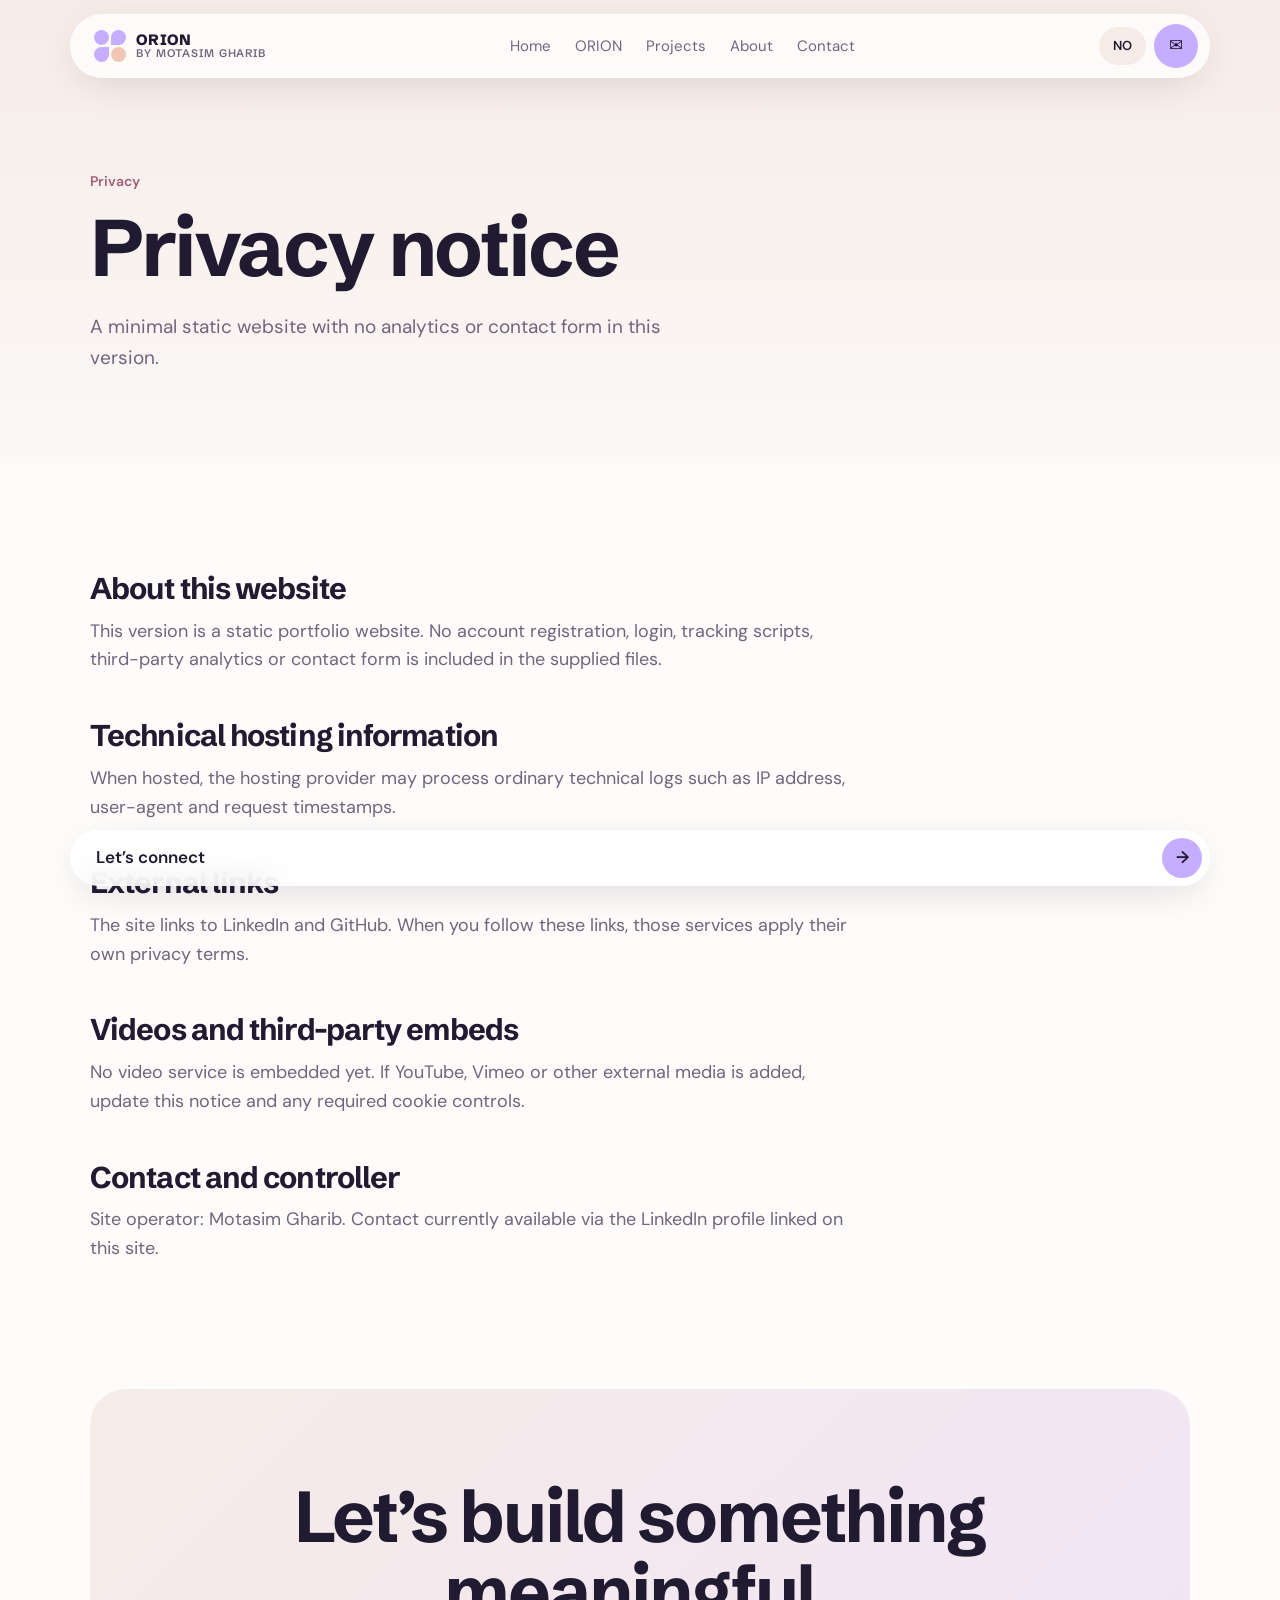
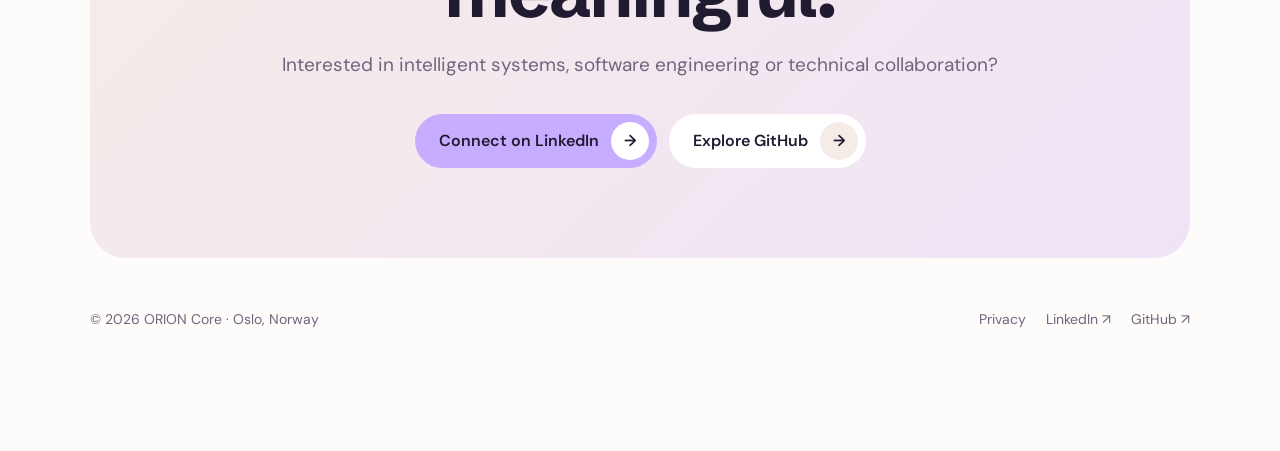
<file: privacy/index.html>
<!doctype html>
<html lang="en">
<head>
<meta charset="utf-8">
<meta name="viewport" content="width=device-width, initial-scale=1">
<meta name="description" content="A minimal static website with no analytics or contact form in this version.">
<title>Privacy | ORION Core</title>
<link rel="icon" type="image/svg+xml" href="../assets/images/favicon.svg">
<link rel="preconnect" href="https://fonts.googleapis.com"><link rel="preconnect" href="https://fonts.gstatic.com" crossorigin>
<link href="https://fonts.googleapis.com/css2?family=DM+Sans:wght@400;500;600&family=Schibsted+Grotesk:wght@600;700;800&display=swap" rel="stylesheet">
<link rel="stylesheet" href="../assets/css/site.css">
</head>
<body>
<a class="skip" href="#main">Skip to content</a>
<nav class="top" aria-label="Primary"><div class="pill">
  <a class="logo" href="../index.html"><span class="mark" aria-hidden="true"><i></i><i></i><i></i><i></i></span><span>ORION<small>BY MOTASIM GHARIB</small></span></a>
  <ul class="links" id="nav-links"><li><a href="../index.html">Home</a></li><li><a href="../orion/index.html">ORION</a></li><li><a href="../projects/index.html">Projects</a></li><li><a href="../about/index.html">About</a></li><li><a href="../contact/index.html">Contact</a></li></ul>
  <div class="actions">
    <a class="lang" href="../no/privacy/index.html" aria-label="Les på norsk">NO</a>
    <a class="round" href="../contact/index.html" aria-label="Contact">✉</a>
    <button class="round menu" aria-expanded="false" aria-controls="nav-links" aria-label="Menu">☰</button>
  </div>
</div></nav>
<main id="main">
<header class="phero"><div class="wrap"><div class="eyebrow">Privacy</div><h1>Privacy notice</h1><p>A minimal static website with no analytics or contact form in this version.</p></div></header><section><div class="wrap"><div class="prose rv"><h2>About this website</h2><p>This version is a static portfolio website. No account registration, login, tracking scripts, third-party analytics or contact form is included in the supplied files.</p><h2>Technical hosting information</h2><p>When hosted, the hosting provider may process ordinary technical logs such as IP address, user-agent and request timestamps.</p><h2>External links</h2><p>The site links to LinkedIn and GitHub. When you follow these links, those services apply their own privacy terms.</p><h2>Videos and third-party embeds</h2><p>No video service is embedded yet. If YouTube, Vimeo or other external media is added, update this notice and any required cookie controls.</p><h2>Contact and controller</h2><p>Site operator: Motasim Gharib. Contact currently available via the LinkedIn profile linked on this site.</p></div></div></section>
</main>
<div class="wrap">
  <div class="cta rv">
    <h2>Let’s build something meaningful.</h2>
    <p>Interested in intelligent systems, software engineering or technical collaboration?</p>
    <div class="row">
      <a class="btn main" href="https://www.linkedin.com/in/motasim-gharib/" target="_blank" rel="noopener noreferrer">Connect on LinkedIn <span class="a">→</span></a>
      <a class="btn soft" href="https://github.com/Motasim-1" target="_blank" rel="noopener noreferrer">Explore GitHub <span class="a">→</span></a>
    </div>
  </div>
  <footer class="foot"><span>© 2026 ORION Core · Oslo, Norway</span><nav aria-label="Footer"><a href="../privacy/index.html">Privacy</a><a href="https://www.linkedin.com/in/motasim-gharib/" target="_blank" rel="noopener noreferrer">LinkedIn ↗</a><a href="https://github.com/Motasim-1" target="_blank" rel="noopener noreferrer">GitHub ↗</a></nav></footer>
</div>
<div class="sticky"><a href="../contact/index.html"><span>Let’s connect</span><span class="a">→</span></a></div>
<script src="../assets/js/site.js" defer></script>
</body>
</html>
</file>
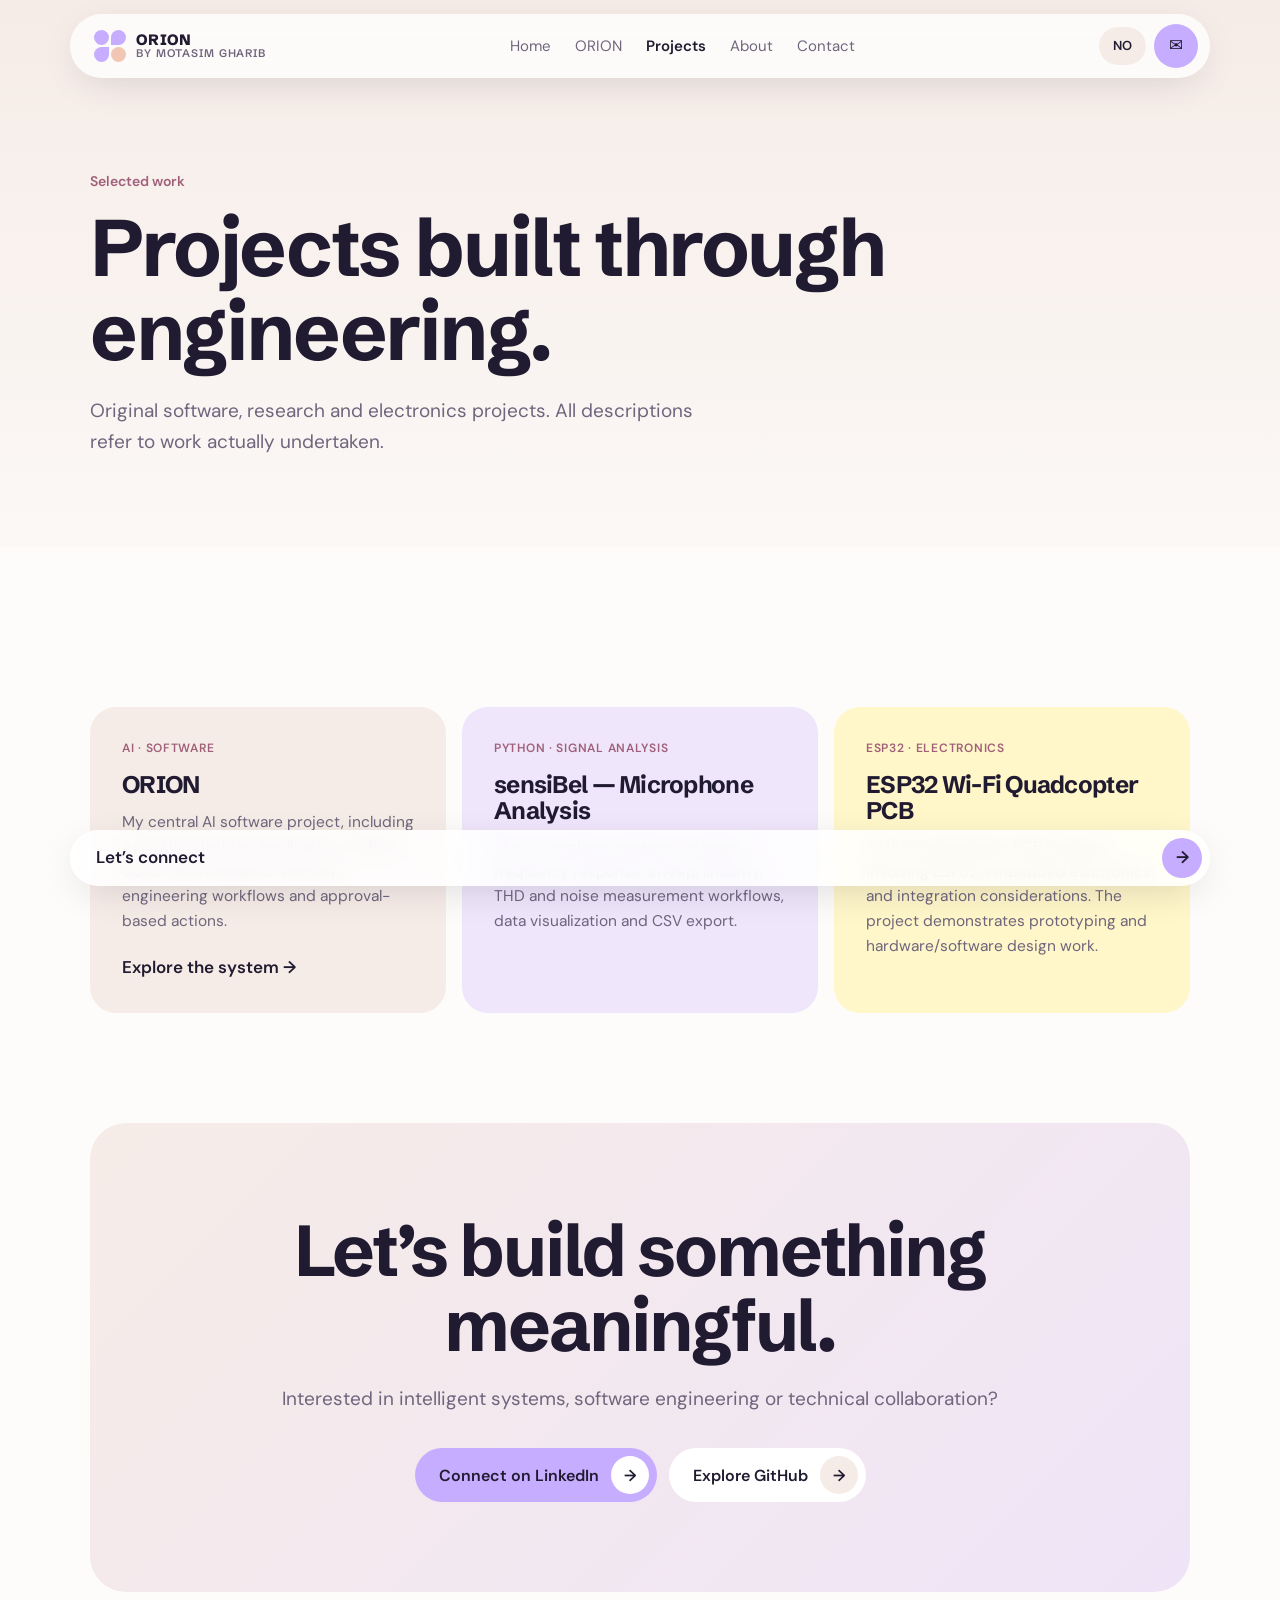
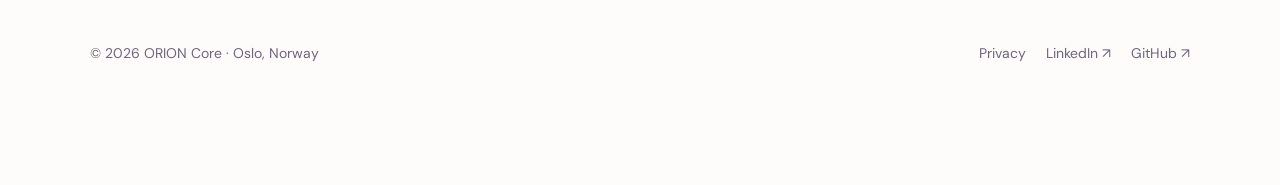
<file: projects/index.html>
<!doctype html>
<html lang="en">
<head>
<meta charset="utf-8">
<meta name="viewport" content="width=device-width, initial-scale=1">
<meta name="description" content="Original software, research and electronics projects. All descriptions refer to work actually undertaken.">
<title>Projects | ORION Core</title>
<link rel="icon" type="image/svg+xml" href="../assets/images/favicon.svg">
<link rel="preconnect" href="https://fonts.googleapis.com"><link rel="preconnect" href="https://fonts.gstatic.com" crossorigin>
<link href="https://fonts.googleapis.com/css2?family=DM+Sans:wght@400;500;600&family=Schibsted+Grotesk:wght@600;700;800&display=swap" rel="stylesheet">
<link rel="stylesheet" href="../assets/css/site.css">
</head>
<body>
<a class="skip" href="#main">Skip to content</a>
<nav class="top" aria-label="Primary"><div class="pill">
  <a class="logo" href="../index.html"><span class="mark" aria-hidden="true"><i></i><i></i><i></i><i></i></span><span>ORION<small>BY MOTASIM GHARIB</small></span></a>
  <ul class="links" id="nav-links"><li><a href="../index.html">Home</a></li><li><a href="../orion/index.html">ORION</a></li><li><a href="../projects/index.html" aria-current="page">Projects</a></li><li><a href="../about/index.html">About</a></li><li><a href="../contact/index.html">Contact</a></li></ul>
  <div class="actions">
    <a class="lang" href="../no/projects/index.html" aria-label="Les på norsk">NO</a>
    <a class="round" href="../contact/index.html" aria-label="Contact">✉</a>
    <button class="round menu" aria-expanded="false" aria-controls="nav-links" aria-label="Menu">☰</button>
  </div>
</div></nav>
<main id="main">
<header class="phero"><div class="wrap"><div class="eyebrow">Selected work</div><h1>Projects built through engineering.</h1><p>Original software, research and electronics projects. All descriptions refer to work actually undertaken.</p></div></header><section><div class="wrap"><div class="cards"><article class="card rv"><div class="tag">AI · SOFTWARE</div><h3>ORION</h3><p>My central AI software project, including a working desktop application, unified Core, tools, research, memory, engineering workflows and approval-based actions.</p><a class="more" href="../orion/index.html">Explore the system →</a></article><article class="card rv" id="microphone"><div class="tag">PYTHON · SIGNAL ANALYSIS</div><h3>sensiBel — Microphone Analysis</h3><p>The microphone analyzer includes frequency response, sweep, linearity, THD and noise measurement workflows, data visualization and CSV export.</p></article><article class="card rv" id="esp32"><div class="tag">ESP32 · ELECTRONICS</div><h3>ESP32 Wi-Fi Quadcopter PCB</h3><p>A Wi-Fi quadcopter PCB concept involving ESP32, embedded electronics and integration considerations. The project demonstrates prototyping and hardware/software design work.</p></article></div></div></section>
</main>
<div class="wrap">
  <div class="cta rv">
    <h2>Let’s build something meaningful.</h2>
    <p>Interested in intelligent systems, software engineering or technical collaboration?</p>
    <div class="row">
      <a class="btn main" href="https://www.linkedin.com/in/motasim-gharib/" target="_blank" rel="noopener noreferrer">Connect on LinkedIn <span class="a">→</span></a>
      <a class="btn soft" href="https://github.com/Motasim-1" target="_blank" rel="noopener noreferrer">Explore GitHub <span class="a">→</span></a>
    </div>
  </div>
  <footer class="foot"><span>© 2026 ORION Core · Oslo, Norway</span><nav aria-label="Footer"><a href="../privacy/index.html">Privacy</a><a href="https://www.linkedin.com/in/motasim-gharib/" target="_blank" rel="noopener noreferrer">LinkedIn ↗</a><a href="https://github.com/Motasim-1" target="_blank" rel="noopener noreferrer">GitHub ↗</a></nav></footer>
</div>
<div class="sticky"><a href="../contact/index.html"><span>Let’s connect</span><span class="a">→</span></a></div>
<script src="../assets/js/site.js" defer></script>
</body>
</html>
</file>
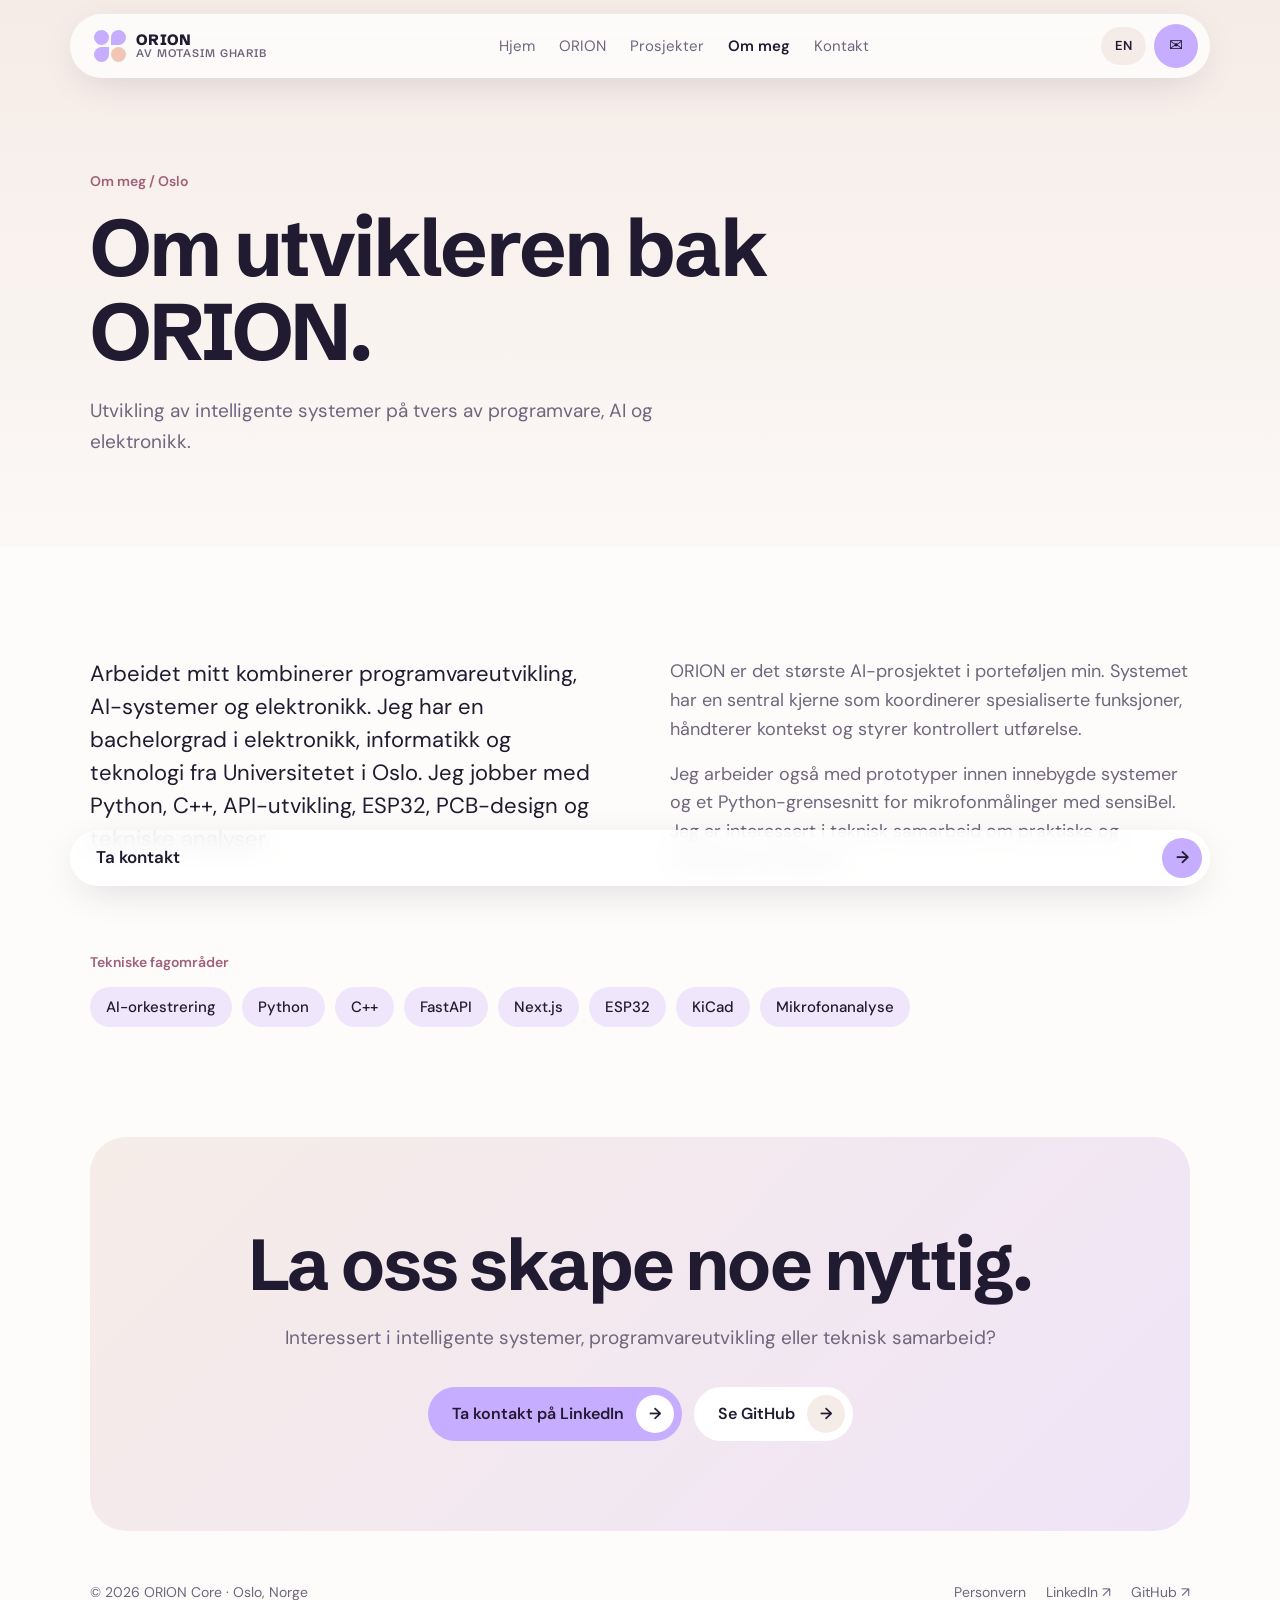
<file: no/about/index.html>
<!doctype html>
<html lang="nb">
<head>
<meta charset="utf-8">
<meta name="viewport" content="width=device-width, initial-scale=1">
<meta name="description" content="Utvikling av intelligente systemer på tvers av programvare, AI og elektronikk.">
<title>Om meg | ORION Core</title>
<link rel="icon" type="image/svg+xml" href="../../assets/images/favicon.svg">
<link rel="preconnect" href="https://fonts.googleapis.com"><link rel="preconnect" href="https://fonts.gstatic.com" crossorigin>
<link href="https://fonts.googleapis.com/css2?family=DM+Sans:wght@400;500;600&family=Schibsted+Grotesk:wght@600;700;800&display=swap" rel="stylesheet">
<link rel="stylesheet" href="../../assets/css/site.css">
</head>
<body>
<a class="skip" href="#main">Gå til innhold</a>
<nav class="top" aria-label="Primary"><div class="pill">
  <a class="logo" href="../../no/index.html"><span class="mark" aria-hidden="true"><i></i><i></i><i></i><i></i></span><span>ORION<small>AV MOTASIM GHARIB</small></span></a>
  <ul class="links" id="nav-links"><li><a href="../../no/index.html">Hjem</a></li><li><a href="../../no/orion/index.html">ORION</a></li><li><a href="../../no/projects/index.html">Prosjekter</a></li><li><a href="../../no/about/index.html" aria-current="page">Om meg</a></li><li><a href="../../no/contact/index.html">Kontakt</a></li></ul>
  <div class="actions">
    <a class="lang" href="../../about/index.html" aria-label="Read in English">EN</a>
    <a class="round" href="../../no/contact/index.html" aria-label="Kontakt">✉</a>
    <button class="round menu" aria-expanded="false" aria-controls="nav-links" aria-label="Meny">☰</button>
  </div>
</div></nav>
<main id="main">
<header class="phero"><div class="wrap"><div class="eyebrow">Om meg / Oslo</div><h1>Om utvikleren bak ORION.</h1><p>Utvikling av intelligente systemer på tvers av programvare, AI og elektronikk.</p></div></header><section><div class="wrap"><div class="split rv"><p style="color:var(--ink);font-size:22px;line-height:1.5">Arbeidet mitt kombinerer programvareutvikling, AI-systemer og elektronikk. Jeg har en bachelorgrad i elektronikk, informatikk og teknologi fra Universitetet i Oslo. Jeg jobber med Python, C++, API-utvikling, ESP32, PCB-design og tekniske analyser.</p><div class="prose"><p>ORION er det største AI-prosjektet i porteføljen min. Systemet har en sentral kjerne som koordinerer spesialiserte funksjoner, håndterer kontekst og styrer kontrollert utførelse.</p><p>Jeg arbeider også med prototyper innen innebygde systemer og et Python-grensesnitt for mikrofonmålinger med sensiBel. Jeg er interessert i teknisk samarbeid om praktiske og ambisiøse prosjekter.</p></div></div><div class="rv" style="margin-top:60px"><div class="eyebrow">Tekniske fagområder</div><div class="chips"><span>AI-orkestrering</span><span>Python</span><span>C++</span><span>FastAPI</span><span>Next.js</span><span>ESP32</span><span>KiCad</span><span>Mikrofonanalyse</span></div></div></div></section>
</main>
<div class="wrap">
  <div class="cta rv">
    <h2>La oss skape noe nyttig.</h2>
    <p>Interessert i intelligente systemer, programvareutvikling eller teknisk samarbeid?</p>
    <div class="row">
      <a class="btn main" href="https://www.linkedin.com/in/motasim-gharib/" target="_blank" rel="noopener noreferrer">Ta kontakt på LinkedIn <span class="a">→</span></a>
      <a class="btn soft" href="https://github.com/Motasim-1" target="_blank" rel="noopener noreferrer">Se GitHub <span class="a">→</span></a>
    </div>
  </div>
  <footer class="foot"><span>© 2026 ORION Core · Oslo, Norge</span><nav aria-label="Footer"><a href="../../no/privacy/index.html">Personvern</a><a href="https://www.linkedin.com/in/motasim-gharib/" target="_blank" rel="noopener noreferrer">LinkedIn ↗</a><a href="https://github.com/Motasim-1" target="_blank" rel="noopener noreferrer">GitHub ↗</a></nav></footer>
</div>
<div class="sticky"><a href="../../no/contact/index.html"><span>Ta kontakt</span><span class="a">→</span></a></div>
<script src="../../assets/js/site.js" defer></script>
</body>
</html>
</file>
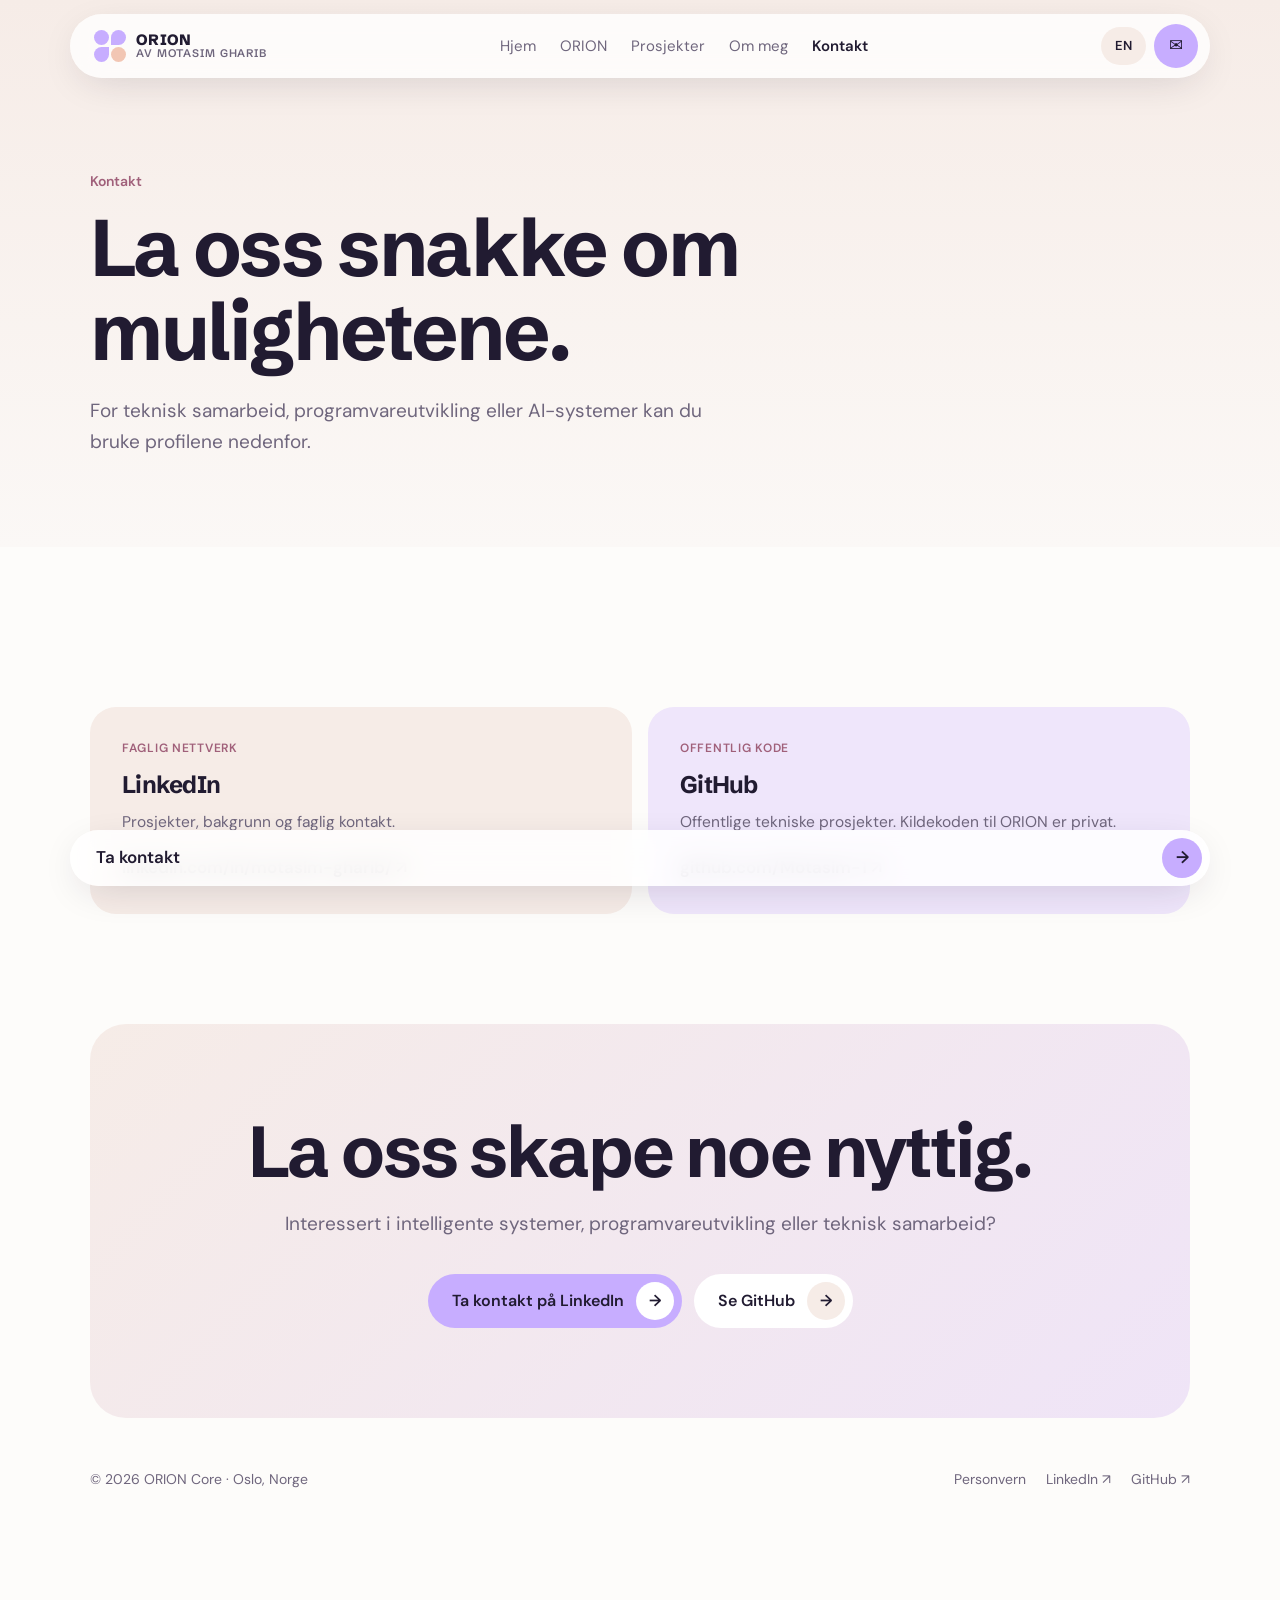
<file: no/contact/index.html>
<!doctype html>
<html lang="nb">
<head>
<meta charset="utf-8">
<meta name="viewport" content="width=device-width, initial-scale=1">
<meta name="description" content="For teknisk samarbeid, programvareutvikling eller AI-systemer kan du bruke profilene nedenfor.">
<title>Kontakt | ORION Core</title>
<link rel="icon" type="image/svg+xml" href="../../assets/images/favicon.svg">
<link rel="preconnect" href="https://fonts.googleapis.com"><link rel="preconnect" href="https://fonts.gstatic.com" crossorigin>
<link href="https://fonts.googleapis.com/css2?family=DM+Sans:wght@400;500;600&family=Schibsted+Grotesk:wght@600;700;800&display=swap" rel="stylesheet">
<link rel="stylesheet" href="../../assets/css/site.css">
</head>
<body>
<a class="skip" href="#main">Gå til innhold</a>
<nav class="top" aria-label="Primary"><div class="pill">
  <a class="logo" href="../../no/index.html"><span class="mark" aria-hidden="true"><i></i><i></i><i></i><i></i></span><span>ORION<small>AV MOTASIM GHARIB</small></span></a>
  <ul class="links" id="nav-links"><li><a href="../../no/index.html">Hjem</a></li><li><a href="../../no/orion/index.html">ORION</a></li><li><a href="../../no/projects/index.html">Prosjekter</a></li><li><a href="../../no/about/index.html">Om meg</a></li><li><a href="../../no/contact/index.html" aria-current="page">Kontakt</a></li></ul>
  <div class="actions">
    <a class="lang" href="../../contact/index.html" aria-label="Read in English">EN</a>
    <a class="round" href="../../no/contact/index.html" aria-label="Kontakt">✉</a>
    <button class="round menu" aria-expanded="false" aria-controls="nav-links" aria-label="Meny">☰</button>
  </div>
</div></nav>
<main id="main">
<header class="phero"><div class="wrap"><div class="eyebrow">Kontakt</div><h1>La oss snakke om mulighetene.</h1><p>For teknisk samarbeid, programvareutvikling eller AI-systemer kan du bruke profilene nedenfor.</p></div></header><section><div class="wrap"><div class="cards two">
<a class="card rv" href="https://www.linkedin.com/in/motasim-gharib/" target="_blank" rel="noopener noreferrer"><div class="tag">FAGLIG NETTVERK</div><h3>LinkedIn</h3><p>Prosjekter, bakgrunn og faglig kontakt.</p><span class="more">linkedin.com/in/motasim-gharib/ ↗</span></a>
<a class="card rv" href="https://github.com/Motasim-1" target="_blank" rel="noopener noreferrer"><div class="tag">OFFENTLIG KODE</div><h3>GitHub</h3><p>Offentlige tekniske prosjekter. Kildekoden til ORION er privat.</p><span class="more">github.com/Motasim-1 ↗</span></a>
</div></div></section>
</main>
<div class="wrap">
  <div class="cta rv">
    <h2>La oss skape noe nyttig.</h2>
    <p>Interessert i intelligente systemer, programvareutvikling eller teknisk samarbeid?</p>
    <div class="row">
      <a class="btn main" href="https://www.linkedin.com/in/motasim-gharib/" target="_blank" rel="noopener noreferrer">Ta kontakt på LinkedIn <span class="a">→</span></a>
      <a class="btn soft" href="https://github.com/Motasim-1" target="_blank" rel="noopener noreferrer">Se GitHub <span class="a">→</span></a>
    </div>
  </div>
  <footer class="foot"><span>© 2026 ORION Core · Oslo, Norge</span><nav aria-label="Footer"><a href="../../no/privacy/index.html">Personvern</a><a href="https://www.linkedin.com/in/motasim-gharib/" target="_blank" rel="noopener noreferrer">LinkedIn ↗</a><a href="https://github.com/Motasim-1" target="_blank" rel="noopener noreferrer">GitHub ↗</a></nav></footer>
</div>
<div class="sticky"><a href="../../no/contact/index.html"><span>Ta kontakt</span><span class="a">→</span></a></div>
<script src="../../assets/js/site.js" defer></script>
</body>
</html>
</file>
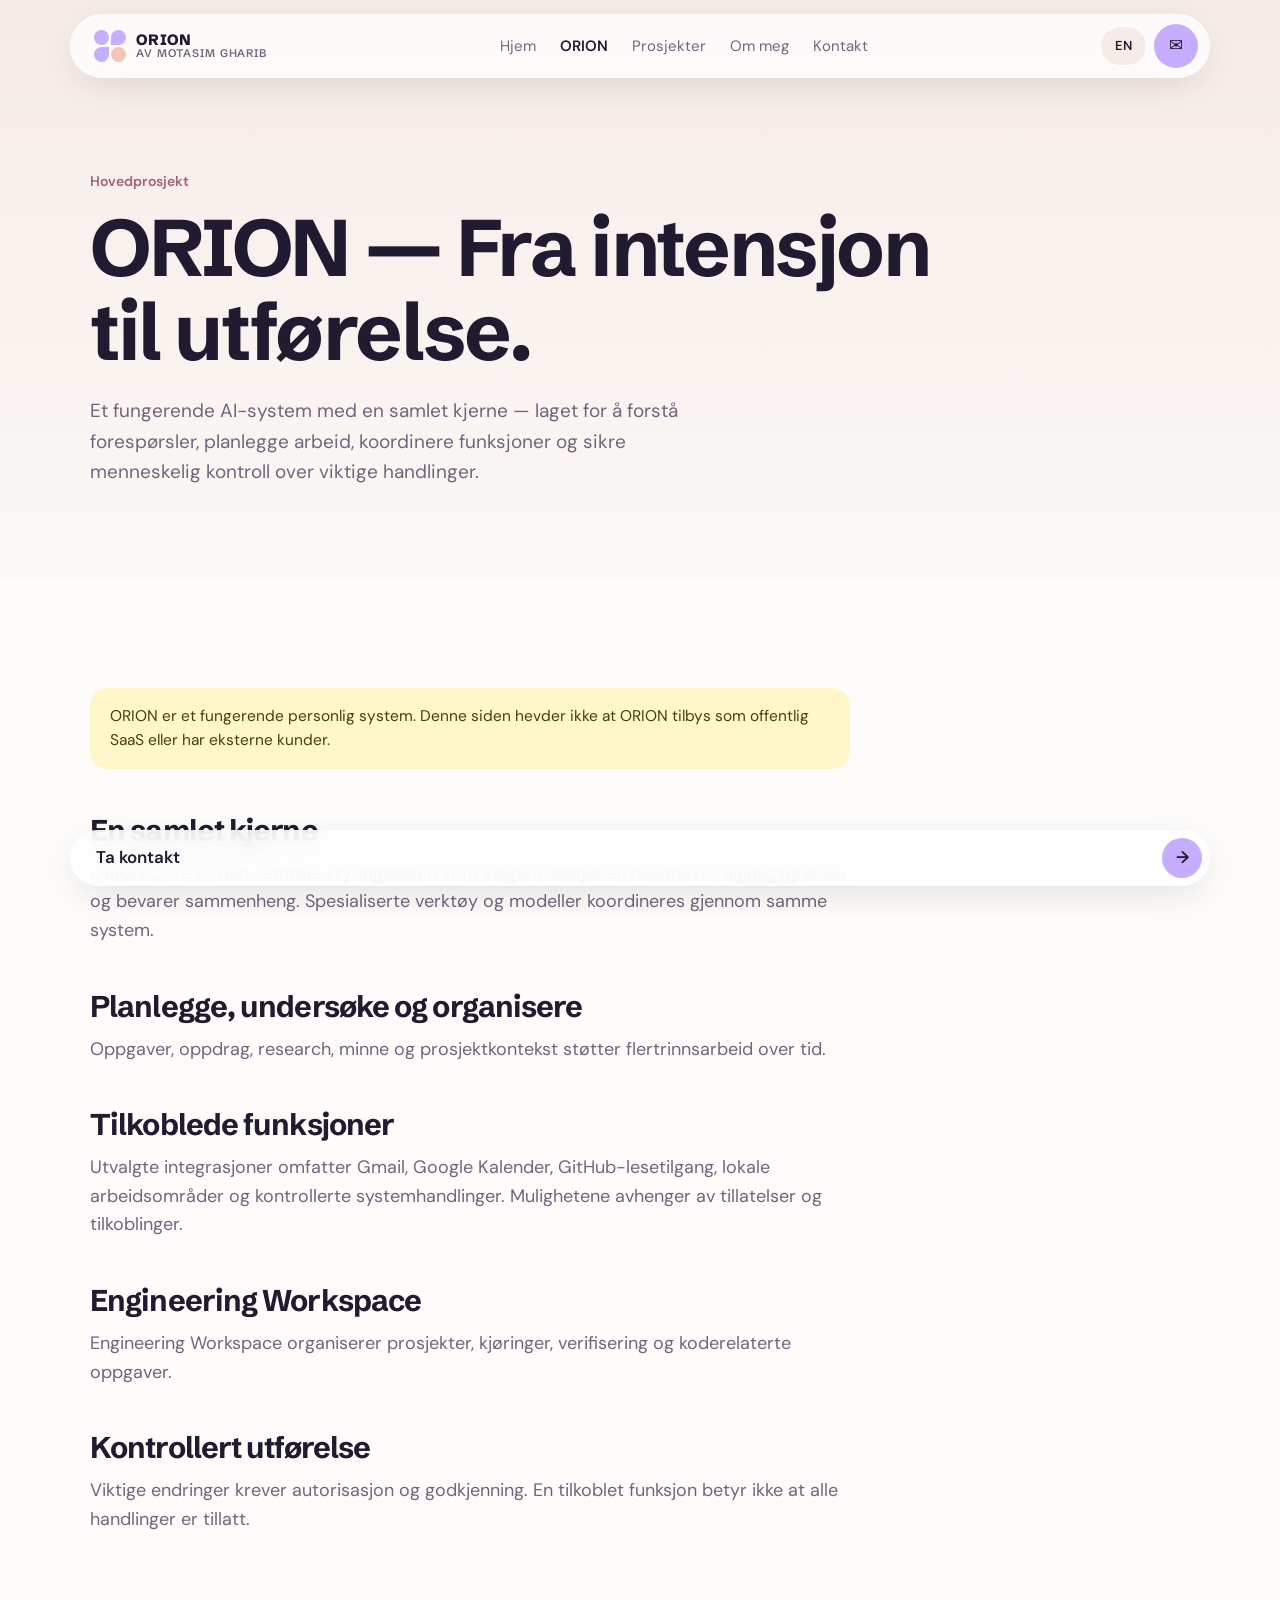
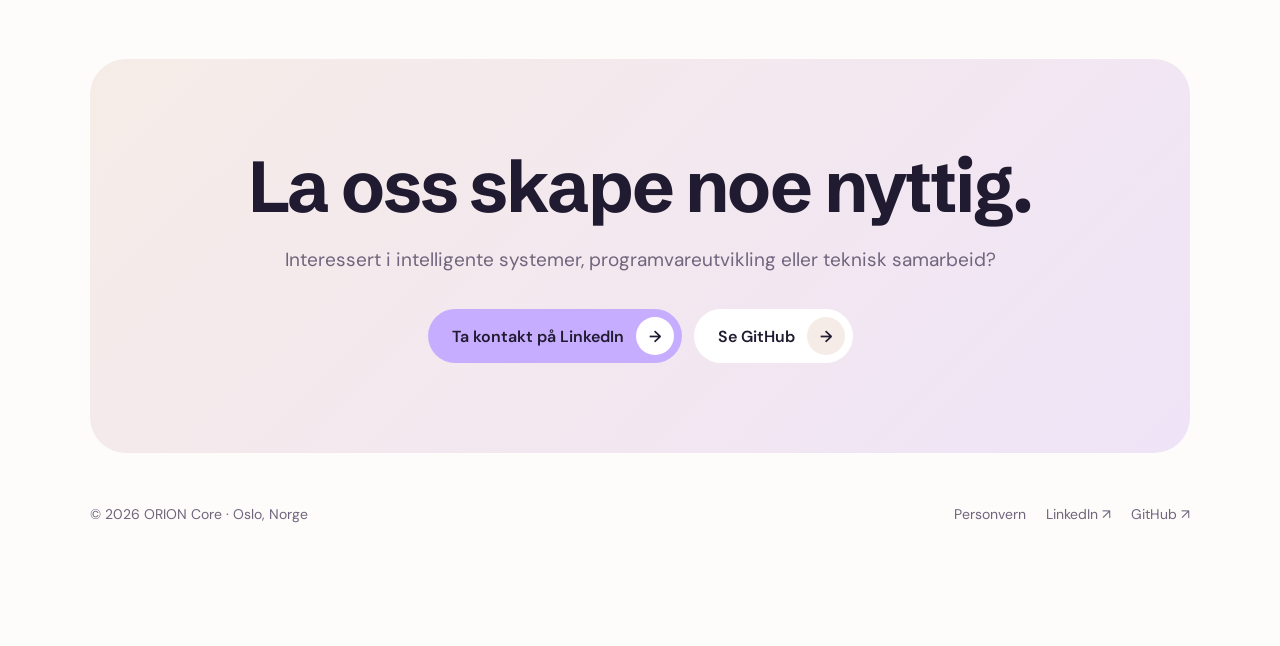
<file: no/orion/index.html>
<!doctype html>
<html lang="nb">
<head>
<meta charset="utf-8">
<meta name="viewport" content="width=device-width, initial-scale=1">
<meta name="description" content="Et fungerende AI-system med en samlet kjerne — laget for å forstå forespørsler, planlegge arbeid, koordinere funksjoner og sikre menneskelig kontroll over viktige handlinger.">
<title>ORION — Fra intensjon til utførelse | ORION Core</title>
<link rel="icon" type="image/svg+xml" href="../../assets/images/favicon.svg">
<link rel="preconnect" href="https://fonts.googleapis.com"><link rel="preconnect" href="https://fonts.gstatic.com" crossorigin>
<link href="https://fonts.googleapis.com/css2?family=DM+Sans:wght@400;500;600&family=Schibsted+Grotesk:wght@600;700;800&display=swap" rel="stylesheet">
<link rel="stylesheet" href="../../assets/css/site.css">
</head>
<body>
<a class="skip" href="#main">Gå til innhold</a>
<nav class="top" aria-label="Primary"><div class="pill">
  <a class="logo" href="../../no/index.html"><span class="mark" aria-hidden="true"><i></i><i></i><i></i><i></i></span><span>ORION<small>AV MOTASIM GHARIB</small></span></a>
  <ul class="links" id="nav-links"><li><a href="../../no/index.html">Hjem</a></li><li><a href="../../no/orion/index.html" aria-current="page">ORION</a></li><li><a href="../../no/projects/index.html">Prosjekter</a></li><li><a href="../../no/about/index.html">Om meg</a></li><li><a href="../../no/contact/index.html">Kontakt</a></li></ul>
  <div class="actions">
    <a class="lang" href="../../orion/index.html" aria-label="Read in English">EN</a>
    <a class="round" href="../../no/contact/index.html" aria-label="Kontakt">✉</a>
    <button class="round menu" aria-expanded="false" aria-controls="nav-links" aria-label="Meny">☰</button>
  </div>
</div></nav>
<main id="main">
<header class="phero"><div class="wrap"><div class="eyebrow">Hovedprosjekt</div><h1>ORION — Fra intensjon til utførelse.</h1><p>Et fungerende AI-system med en samlet kjerne — laget for å forstå forespørsler, planlegge arbeid, koordinere funksjoner og sikre menneskelig kontroll over viktige handlinger.</p></div></header><section><div class="wrap"><div class="prose rv"><div class="notice">ORION er et fungerende personlig system. Denne siden hevder ikke at ORION tilbys som offentlig SaaS eller har eksterne kunder.</div><h2>En samlet kjerne</h2><p>ORION Core er den sentrale styringsdelen som velger funksjoner, håndhever tilgangsgrenser og bevarer sammenheng. Spesialiserte verktøy og modeller koordineres gjennom samme system.</p><h2>Planlegge, undersøke og organisere</h2><p>Oppgaver, oppdrag, research, minne og prosjektkontekst støtter flertrinnsarbeid over tid.</p><h2>Tilkoblede funksjoner</h2><p>Utvalgte integrasjoner omfatter Gmail, Google Kalender, GitHub-lesetilgang, lokale arbeidsområder og kontrollerte systemhandlinger. Mulighetene avhenger av tillatelser og tilkoblinger.</p><h2>Engineering Workspace</h2><p>Engineering Workspace organiserer prosjekter, kjøringer, verifisering og koderelaterte oppgaver.</p><h2>Kontrollert utførelse</h2><p>Viktige endringer krever autorisasjon og godkjenning. En tilkoblet funksjon betyr ikke at alle handlinger er tillatt.</p></div></div></section>
</main>
<div class="wrap">
  <div class="cta rv">
    <h2>La oss skape noe nyttig.</h2>
    <p>Interessert i intelligente systemer, programvareutvikling eller teknisk samarbeid?</p>
    <div class="row">
      <a class="btn main" href="https://www.linkedin.com/in/motasim-gharib/" target="_blank" rel="noopener noreferrer">Ta kontakt på LinkedIn <span class="a">→</span></a>
      <a class="btn soft" href="https://github.com/Motasim-1" target="_blank" rel="noopener noreferrer">Se GitHub <span class="a">→</span></a>
    </div>
  </div>
  <footer class="foot"><span>© 2026 ORION Core · Oslo, Norge</span><nav aria-label="Footer"><a href="../../no/privacy/index.html">Personvern</a><a href="https://www.linkedin.com/in/motasim-gharib/" target="_blank" rel="noopener noreferrer">LinkedIn ↗</a><a href="https://github.com/Motasim-1" target="_blank" rel="noopener noreferrer">GitHub ↗</a></nav></footer>
</div>
<div class="sticky"><a href="../../no/contact/index.html"><span>Ta kontakt</span><span class="a">→</span></a></div>
<script src="../../assets/js/site.js" defer></script>
</body>
</html>
</file>
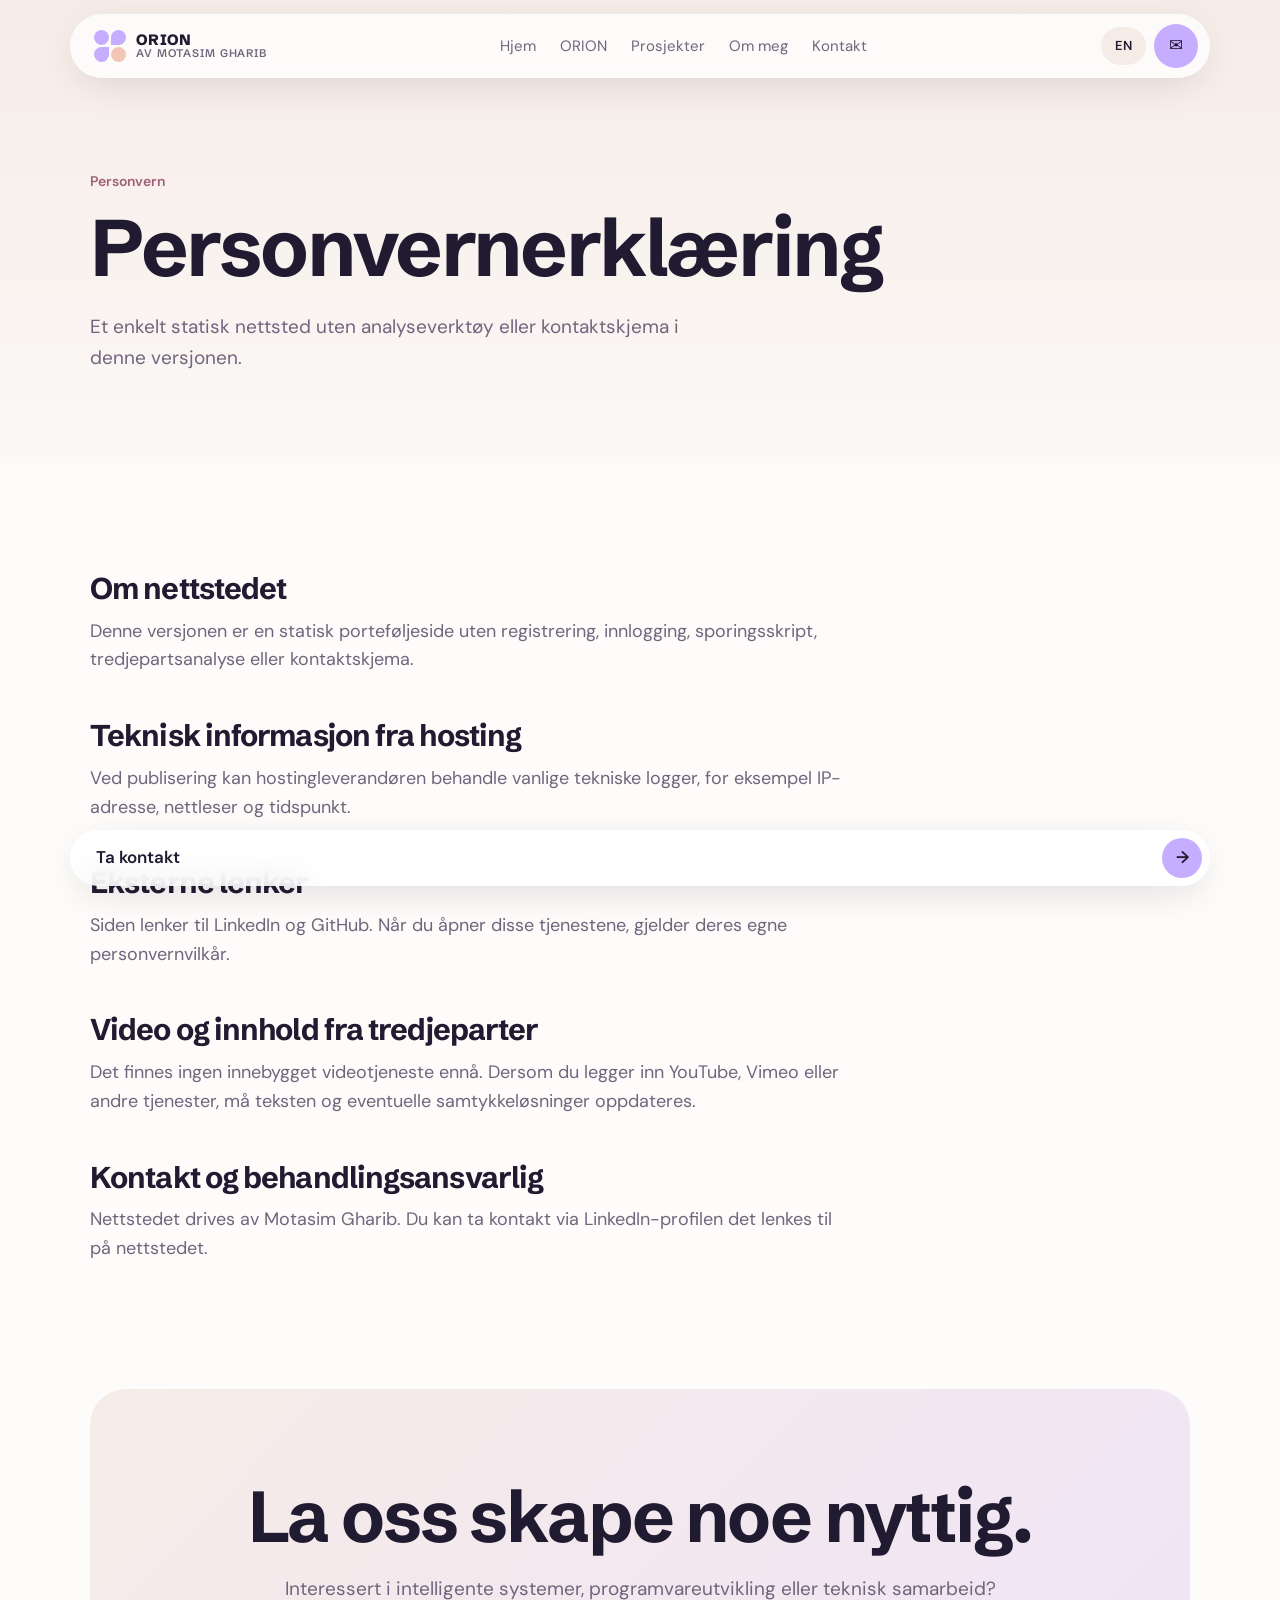
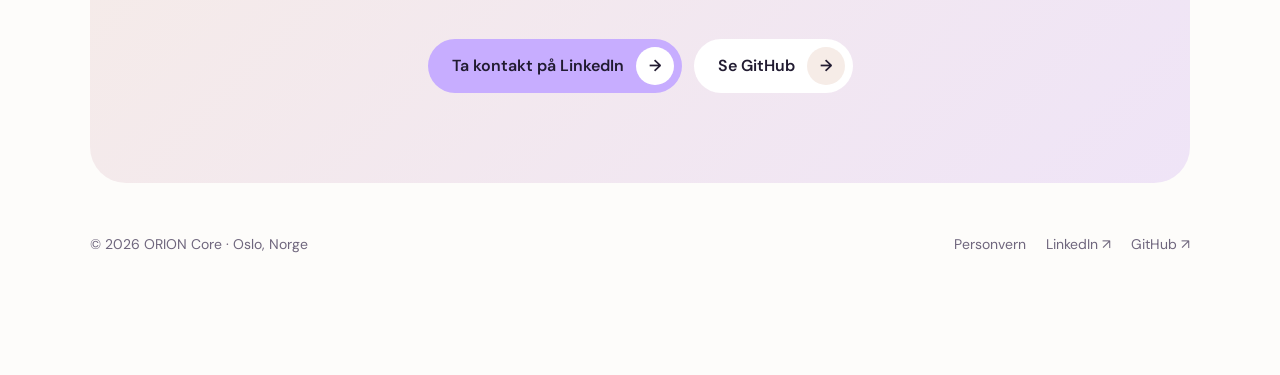
<file: no/privacy/index.html>
<!doctype html>
<html lang="nb">
<head>
<meta charset="utf-8">
<meta name="viewport" content="width=device-width, initial-scale=1">
<meta name="description" content="Et enkelt statisk nettsted uten analyseverktøy eller kontaktskjema i denne versjonen.">
<title>Personvern | ORION Core</title>
<link rel="icon" type="image/svg+xml" href="../../assets/images/favicon.svg">
<link rel="preconnect" href="https://fonts.googleapis.com"><link rel="preconnect" href="https://fonts.gstatic.com" crossorigin>
<link href="https://fonts.googleapis.com/css2?family=DM+Sans:wght@400;500;600&family=Schibsted+Grotesk:wght@600;700;800&display=swap" rel="stylesheet">
<link rel="stylesheet" href="../../assets/css/site.css">
</head>
<body>
<a class="skip" href="#main">Gå til innhold</a>
<nav class="top" aria-label="Primary"><div class="pill">
  <a class="logo" href="../../no/index.html"><span class="mark" aria-hidden="true"><i></i><i></i><i></i><i></i></span><span>ORION<small>AV MOTASIM GHARIB</small></span></a>
  <ul class="links" id="nav-links"><li><a href="../../no/index.html">Hjem</a></li><li><a href="../../no/orion/index.html">ORION</a></li><li><a href="../../no/projects/index.html">Prosjekter</a></li><li><a href="../../no/about/index.html">Om meg</a></li><li><a href="../../no/contact/index.html">Kontakt</a></li></ul>
  <div class="actions">
    <a class="lang" href="../../privacy/index.html" aria-label="Read in English">EN</a>
    <a class="round" href="../../no/contact/index.html" aria-label="Kontakt">✉</a>
    <button class="round menu" aria-expanded="false" aria-controls="nav-links" aria-label="Meny">☰</button>
  </div>
</div></nav>
<main id="main">
<header class="phero"><div class="wrap"><div class="eyebrow">Personvern</div><h1>Personvernerklæring</h1><p>Et enkelt statisk nettsted uten analyseverktøy eller kontaktskjema i denne versjonen.</p></div></header><section><div class="wrap"><div class="prose rv"><h2>Om nettstedet</h2><p>Denne versjonen er en statisk porteføljeside uten registrering, innlogging, sporingsskript, tredjepartsanalyse eller kontaktskjema.</p><h2>Teknisk informasjon fra hosting</h2><p>Ved publisering kan hostingleverandøren behandle vanlige tekniske logger, for eksempel IP-adresse, nettleser og tidspunkt.</p><h2>Eksterne lenker</h2><p>Siden lenker til LinkedIn og GitHub. Når du åpner disse tjenestene, gjelder deres egne personvernvilkår.</p><h2>Video og innhold fra tredjeparter</h2><p>Det finnes ingen innebygget videotjeneste ennå. Dersom du legger inn YouTube, Vimeo eller andre tjenester, må teksten og eventuelle samtykkeløsninger oppdateres.</p><h2>Kontakt og behandlingsansvarlig</h2><p>Nettstedet drives av Motasim Gharib. Du kan ta kontakt via LinkedIn-profilen det lenkes til på nettstedet.</p></div></div></section>
</main>
<div class="wrap">
  <div class="cta rv">
    <h2>La oss skape noe nyttig.</h2>
    <p>Interessert i intelligente systemer, programvareutvikling eller teknisk samarbeid?</p>
    <div class="row">
      <a class="btn main" href="https://www.linkedin.com/in/motasim-gharib/" target="_blank" rel="noopener noreferrer">Ta kontakt på LinkedIn <span class="a">→</span></a>
      <a class="btn soft" href="https://github.com/Motasim-1" target="_blank" rel="noopener noreferrer">Se GitHub <span class="a">→</span></a>
    </div>
  </div>
  <footer class="foot"><span>© 2026 ORION Core · Oslo, Norge</span><nav aria-label="Footer"><a href="../../no/privacy/index.html">Personvern</a><a href="https://www.linkedin.com/in/motasim-gharib/" target="_blank" rel="noopener noreferrer">LinkedIn ↗</a><a href="https://github.com/Motasim-1" target="_blank" rel="noopener noreferrer">GitHub ↗</a></nav></footer>
</div>
<div class="sticky"><a href="../../no/contact/index.html"><span>Ta kontakt</span><span class="a">→</span></a></div>
<script src="../../assets/js/site.js" defer></script>
</body>
</html>
</file>
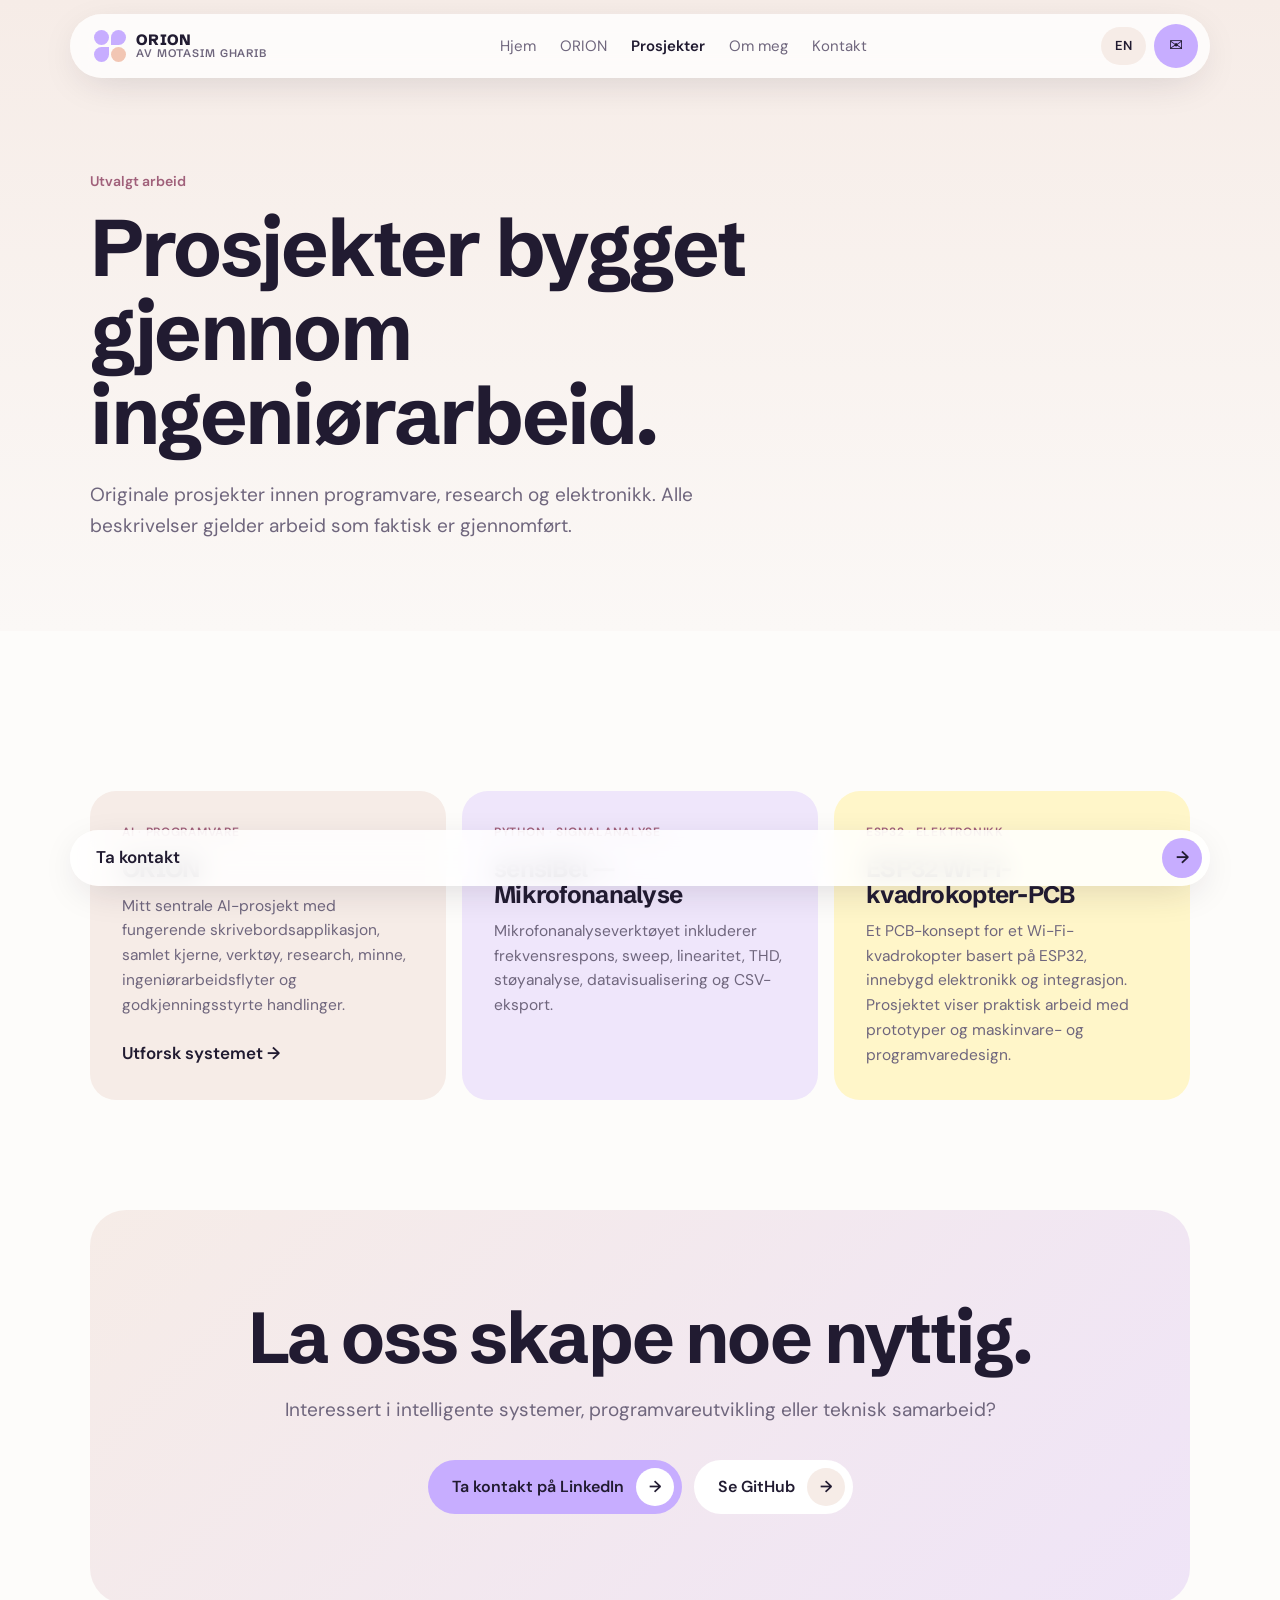
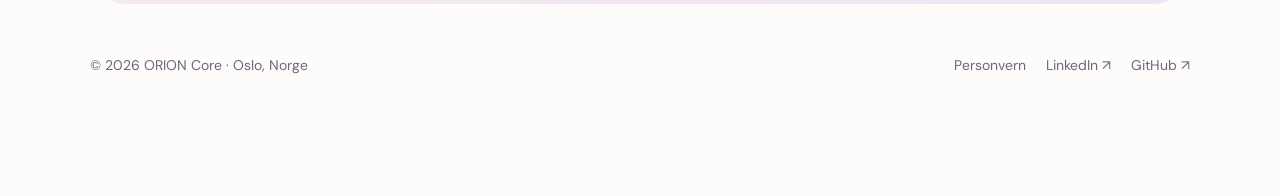
<file: no/projects/index.html>
<!doctype html>
<html lang="nb">
<head>
<meta charset="utf-8">
<meta name="viewport" content="width=device-width, initial-scale=1">
<meta name="description" content="Originale prosjekter innen programvare, research og elektronikk. Alle beskrivelser gjelder arbeid som faktisk er gjennomført.">
<title>Prosjekter | ORION Core</title>
<link rel="icon" type="image/svg+xml" href="../../assets/images/favicon.svg">
<link rel="preconnect" href="https://fonts.googleapis.com"><link rel="preconnect" href="https://fonts.gstatic.com" crossorigin>
<link href="https://fonts.googleapis.com/css2?family=DM+Sans:wght@400;500;600&family=Schibsted+Grotesk:wght@600;700;800&display=swap" rel="stylesheet">
<link rel="stylesheet" href="../../assets/css/site.css">
</head>
<body>
<a class="skip" href="#main">Gå til innhold</a>
<nav class="top" aria-label="Primary"><div class="pill">
  <a class="logo" href="../../no/index.html"><span class="mark" aria-hidden="true"><i></i><i></i><i></i><i></i></span><span>ORION<small>AV MOTASIM GHARIB</small></span></a>
  <ul class="links" id="nav-links"><li><a href="../../no/index.html">Hjem</a></li><li><a href="../../no/orion/index.html">ORION</a></li><li><a href="../../no/projects/index.html" aria-current="page">Prosjekter</a></li><li><a href="../../no/about/index.html">Om meg</a></li><li><a href="../../no/contact/index.html">Kontakt</a></li></ul>
  <div class="actions">
    <a class="lang" href="../../projects/index.html" aria-label="Read in English">EN</a>
    <a class="round" href="../../no/contact/index.html" aria-label="Kontakt">✉</a>
    <button class="round menu" aria-expanded="false" aria-controls="nav-links" aria-label="Meny">☰</button>
  </div>
</div></nav>
<main id="main">
<header class="phero"><div class="wrap"><div class="eyebrow">Utvalgt arbeid</div><h1>Prosjekter bygget gjennom ingeniørarbeid.</h1><p>Originale prosjekter innen programvare, research og elektronikk. Alle beskrivelser gjelder arbeid som faktisk er gjennomført.</p></div></header><section><div class="wrap"><div class="cards"><article class="card rv"><div class="tag">AI · PROGRAMVARE</div><h3>ORION</h3><p>Mitt sentrale AI-prosjekt med fungerende skrivebordsapplikasjon, samlet kjerne, verktøy, research, minne, ingeniørarbeidsflyter og godkjenningsstyrte handlinger.</p><a class="more" href="../../no/orion/index.html">Utforsk systemet →</a></article><article class="card rv" id="microphone"><div class="tag">PYTHON · SIGNALANALYSE</div><h3>sensiBel — Mikrofonanalyse</h3><p>Mikrofonanalyseverktøyet inkluderer frekvensrespons, sweep, linearitet, THD, støyanalyse, datavisualisering og CSV-eksport.</p></article><article class="card rv" id="esp32"><div class="tag">ESP32 · ELEKTRONIKK</div><h3>ESP32 Wi-Fi-kvadrokopter-PCB</h3><p>Et PCB-konsept for et Wi-Fi-kvadrokopter basert på ESP32, innebygd elektronikk og integrasjon. Prosjektet viser praktisk arbeid med prototyper og maskinvare- og programvaredesign.</p></article></div></div></section>
</main>
<div class="wrap">
  <div class="cta rv">
    <h2>La oss skape noe nyttig.</h2>
    <p>Interessert i intelligente systemer, programvareutvikling eller teknisk samarbeid?</p>
    <div class="row">
      <a class="btn main" href="https://www.linkedin.com/in/motasim-gharib/" target="_blank" rel="noopener noreferrer">Ta kontakt på LinkedIn <span class="a">→</span></a>
      <a class="btn soft" href="https://github.com/Motasim-1" target="_blank" rel="noopener noreferrer">Se GitHub <span class="a">→</span></a>
    </div>
  </div>
  <footer class="foot"><span>© 2026 ORION Core · Oslo, Norge</span><nav aria-label="Footer"><a href="../../no/privacy/index.html">Personvern</a><a href="https://www.linkedin.com/in/motasim-gharib/" target="_blank" rel="noopener noreferrer">LinkedIn ↗</a><a href="https://github.com/Motasim-1" target="_blank" rel="noopener noreferrer">GitHub ↗</a></nav></footer>
</div>
<div class="sticky"><a href="../../no/contact/index.html"><span>Ta kontakt</span><span class="a">→</span></a></div>
<script src="../../assets/js/site.js" defer></script>
</body>
</html>
</file>
<file: assets/css/site.css>
:root{
  --bg:#fdfcfa; --blush:#f6ece7; --blush2:#fbf8f6; --ink:#211b31;
  --muted:#6f667d; --line:#e6dfe4; --lav:#c7adff; --lav2:#efe6fb; --sun:#fff6c9; --peach:#f2c6b4; --rose:#a0607a;
}
*{box-sizing:border-box;margin:0;padding:0}
html{scroll-behavior:smooth}
body{background:var(--bg);color:var(--ink);font:17px/1.6 "DM Sans",system-ui,sans-serif;overflow-x:hidden}
a{color:inherit;text-decoration:none}
.wrap{max-width:1140px;margin:0 auto;padding:0 20px}
h1,h2,h3{font-family:"Schibsted Grotesk",sans-serif;letter-spacing:-.03em;line-height:1.05}
.skip{position:absolute;left:-999px}.skip:focus{left:16px;top:16px;z-index:99;background:#fff;padding:8px 14px;border-radius:99px}

/* nav */
nav.top{position:fixed;top:14px;left:16px;right:16px;z-index:20}
.pill{max-width:1140px;margin:0 auto;display:flex;align-items:center;justify-content:space-between;gap:16px;
  background:rgba(255,255,255,.78);backdrop-filter:blur(14px);-webkit-backdrop-filter:blur(14px);border-radius:999px;padding:10px 12px 10px 24px;
  box-shadow:0 10px 40px -12px rgba(33,27,49,.18)}
.logo{display:flex;align-items:center;gap:10px;font-family:"Schibsted Grotesk";font-weight:800;font-size:15px;line-height:1.05;letter-spacing:.02em}
.logo small{display:block;font-weight:600;color:var(--muted);font-size:11px;letter-spacing:.08em}
.mark{width:32px;height:32px;position:relative;flex:none}
.mark i{position:absolute;width:15px;height:15px;border-radius:50%;background:var(--lav)}
.mark i:nth-child(1){top:0;left:0}.mark i:nth-child(2){top:0;right:0;border-radius:50% 50% 50% 0}
.mark i:nth-child(3){bottom:0;left:0;border-radius:50% 0 50% 50%}.mark i:nth-child(4){bottom:0;right:0;background:var(--peach)}
.links{display:flex;gap:24px;list-style:none;font-size:15px;color:var(--muted)}
.links a:hover,.links a[aria-current]{color:var(--ink)}
.links a[aria-current]{font-weight:600}
.actions{display:flex;gap:8px;align-items:center}
.lang{font-size:13px;font-weight:600;padding:9px 14px;border-radius:99px;background:var(--blush)}
.round{width:44px;height:44px;border-radius:50%;display:grid;place-items:center;background:var(--lav);color:var(--ink);border:0;font:inherit;cursor:pointer}
.menu{display:none}
@media(max-width:860px){
  .menu{display:grid}
  .links{display:none;position:absolute;top:72px;left:0;right:0;flex-direction:column;gap:0;background:#fff;border-radius:24px;padding:10px;box-shadow:0 20px 50px -20px rgba(33,27,49,.25)}
  .links.open{display:flex}
  .links a{display:block;padding:12px 16px;border-radius:14px;font-size:17px}
  .links a:hover{background:var(--blush2)}
}

/* buttons */
.btn{display:inline-flex;align-items:center;gap:12px;padding:8px 8px 8px 24px;border-radius:999px;font-weight:600;font-size:16px;transition:.25s}
.btn .a{width:38px;height:38px;border-radius:50%;display:grid;place-items:center;transition:.25s}
.btn.main{background:var(--lav);color:var(--ink)}.btn.main .a{background:#fff}
.btn.soft{background:#fff;color:var(--ink)}.btn.soft .a{background:var(--blush)}
.btn:hover .a{transform:translateX(4px)}
.link{font-weight:600;margin-left:18px;display:inline-block;padding:10px 0}

/* hero (home) */
.hero{min-height:100vh;background:linear-gradient(180deg,var(--blush) 0%,var(--blush2) 100%);display:flex;align-items:flex-end;padding:130px 0 90px}
.hero .wrap{width:100%;display:grid;grid-template-columns:1.05fr 1fr;gap:40px;align-items:end}
.hero h1{font-size:clamp(46px,7.4vw,96px);line-height:1.02}
.hero h1 .w{opacity:.18;transition:opacity .6s}
.hero h1 .w.on{opacity:1}
.hero p{color:var(--muted);font-size:19px;max-width:500px;margin:26px 0 34px}
.visual{position:relative}
.chip{position:absolute;top:-18px;right:20px;background:var(--sun);color:#4a3d12;border-radius:999px;padding:8px 16px;font-size:13px;font-weight:600;z-index:1}
.board{background:#fff;border-radius:28px;padding:26px;box-shadow:0 40px 80px -30px rgba(33,27,49,.35);transform:rotate(1.5deg)}
.board .in{background:var(--blush);border-radius:16px;padding:14px 16px;font-weight:500}
.lbl{display:block;font-size:12px;font-weight:600;color:var(--rose);margin-bottom:2px}
.core{margin:16px auto;width:max-content;display:flex;align-items:center;gap:10px;background:var(--lav);border-radius:999px;padding:10px 20px;font-family:"Schibsted Grotesk";font-weight:700}
.core span{width:10px;height:10px;border-radius:50%;background:#fff;animation:ping 2s infinite}
@keyframes ping{0%{box-shadow:0 0 0 0 rgba(255,255,255,.9)}70%{box-shadow:0 0 0 10px rgba(255,255,255,0)}}
.tasks{list-style:none}
.tasks li{display:flex;align-items:center;gap:12px;padding:11px 4px;border-top:1px solid var(--line);font-size:15px}
.tasks i{width:24px;height:24px;border-radius:50%;display:grid;place-items:center;font-style:normal;font-size:12px;font-weight:700;flex:none}
.ok{background:var(--lav)}
.wait{background:var(--sun);color:#4a3d12}
@media(max-width:900px){.hero .wrap{grid-template-columns:1fr}}

/* page hero (subpages) */
.phero{background:linear-gradient(180deg,var(--blush) 0%,var(--blush2) 100%);padding:170px 0 90px}
.phero h1{font-size:clamp(40px,6.4vw,80px);max-width:900px}
.phero p{color:var(--muted);font-size:19px;max-width:640px;margin-top:22px}

section{padding:110px 0}
.eyebrow{font-size:14px;font-weight:600;color:var(--rose);margin-bottom:14px}
.h2{font-size:clamp(34px,5vw,62px);max-width:820px}
.lead{color:var(--muted);font-size:19px;max-width:640px;margin-top:20px}

/* steps */
.steps{display:grid;grid-template-columns:repeat(4,1fr);gap:16px;margin-top:60px}
.step{background:var(--blush2);border-radius:26px;padding:28px 24px 30px;transition:.3s}
.step:hover{background:var(--blush);transform:translateY(-4px)}
.step .n{font-family:"Schibsted Grotesk";font-weight:800;font-size:15px;width:42px;height:42px;border-radius:50%;display:grid;place-items:center;background:#fff;margin-bottom:46px}
.step:last-child .n{background:var(--lav)}
.step h3{font-size:24px;margin-bottom:10px}
.step p{color:var(--muted);font-size:15.5px}
@media(max-width:900px){.steps{grid-template-columns:1fr 1fr}}
@media(max-width:540px){.steps{grid-template-columns:1fr}}

/* lavender block */
.night{background:var(--lav2);border-radius:36px;margin:0 16px;padding:110px 0}
.night .lead{color:var(--muted)}
.ideas{display:grid;grid-template-columns:1fr 1fr;gap:0 60px;margin-top:56px}
.idea{display:flex;gap:18px;padding:26px 0;border-top:1px solid rgba(33,27,49,.08)}
.idea .ck{flex:none;width:28px;height:28px;border-radius:50%;background:#fff;display:grid;place-items:center;font-size:14px;font-weight:700;margin-top:2px}
.idea h3{font-size:21px;margin-bottom:6px}
.idea p{color:var(--muted);font-size:15.5px}
@media(max-width:800px){.ideas{grid-template-columns:1fr}}

/* cards */
.cards{display:grid;grid-template-columns:repeat(3,1fr);gap:16px;margin-top:50px}
.cards.two{grid-template-columns:1fr 1fr}
.card{border-radius:26px;padding:32px;background:var(--blush2);transition:.3s;display:flex;flex-direction:column}
.card:hover{transform:translateY(-4px)}
.card:nth-child(3n+1){background:var(--blush)}.card:nth-child(3n+2){background:var(--lav2)}.card:nth-child(3n){background:var(--sun)}
.card .tag{font-size:12px;font-weight:600;letter-spacing:.06em;color:var(--rose);margin-bottom:14px}
.card h3{font-size:24px;margin-bottom:12px}
.card p{color:var(--muted);font-size:15.5px;flex:1}
.card .more{margin-top:20px;font-weight:600}
@media(max-width:900px){.cards,.cards.two{grid-template-columns:1fr}}

/* prose */
.prose{max-width:760px}
.prose h2{font-size:30px;margin:46px 0 12px}
.prose h2:first-child{margin-top:0}
.prose p{color:var(--muted);margin-bottom:16px;font-size:18px}
.notice{background:var(--sun);color:#4a3d12;border-radius:18px;padding:16px 20px;margin-bottom:40px;font-size:15.5px}
.chips{display:flex;flex-wrap:wrap;gap:10px;margin-top:14px}
.chips span{background:var(--lav2);border-radius:99px;padding:8px 16px;font-size:15px;font-weight:500}

/* about split */
.split{display:grid;grid-template-columns:1fr 1fr;gap:60px;align-items:start}
.split p{color:var(--muted);font-size:18px}
@media(max-width:860px){.split{grid-template-columns:1fr;gap:24px}}

/* cta */
.cta{background:linear-gradient(135deg,var(--blush),#efe4f7);border-radius:36px;padding:90px 30px;text-align:center;margin-bottom:20px}
.cta h2{font-size:clamp(36px,6vw,72px);max-width:800px;margin:0 auto 20px}
.cta p{color:var(--muted);font-size:19px;margin-bottom:34px}
.row{display:flex;gap:12px;justify-content:center;flex-wrap:wrap}
.foot{padding:30px 0 120px;color:var(--muted);font-size:14px;display:flex;justify-content:space-between;flex-wrap:wrap;gap:14px}
.foot nav{display:flex;gap:20px}
.foot a:hover{color:var(--ink)}

/* sticky bar */
.sticky{position:fixed;left:16px;right:16px;bottom:14px;z-index:20;transition:.4s}
.sticky a{max-width:1140px;margin:0 auto;display:flex;justify-content:space-between;align-items:center;background:rgba(255,255,255,.85);backdrop-filter:blur(12px);-webkit-backdrop-filter:blur(12px);box-shadow:0 10px 40px -12px rgba(33,27,49,.2);border-radius:999px;padding:8px 8px 8px 26px;font-weight:600}
.sticky .a{width:40px;height:40px;border-radius:50%;background:var(--lav);display:grid;place-items:center}
.sticky.hide{transform:translateY(120px)}

.rv{opacity:0;transform:translateY(30px);transition:.9s cubic-bezier(.2,.7,.2,1)}
.rv.in{opacity:1;transform:none}
@media(prefers-reduced-motion:reduce){.rv{opacity:1;transform:none;transition:none}.hero h1 .w{opacity:1}*{animation:none!important}}
</file>
